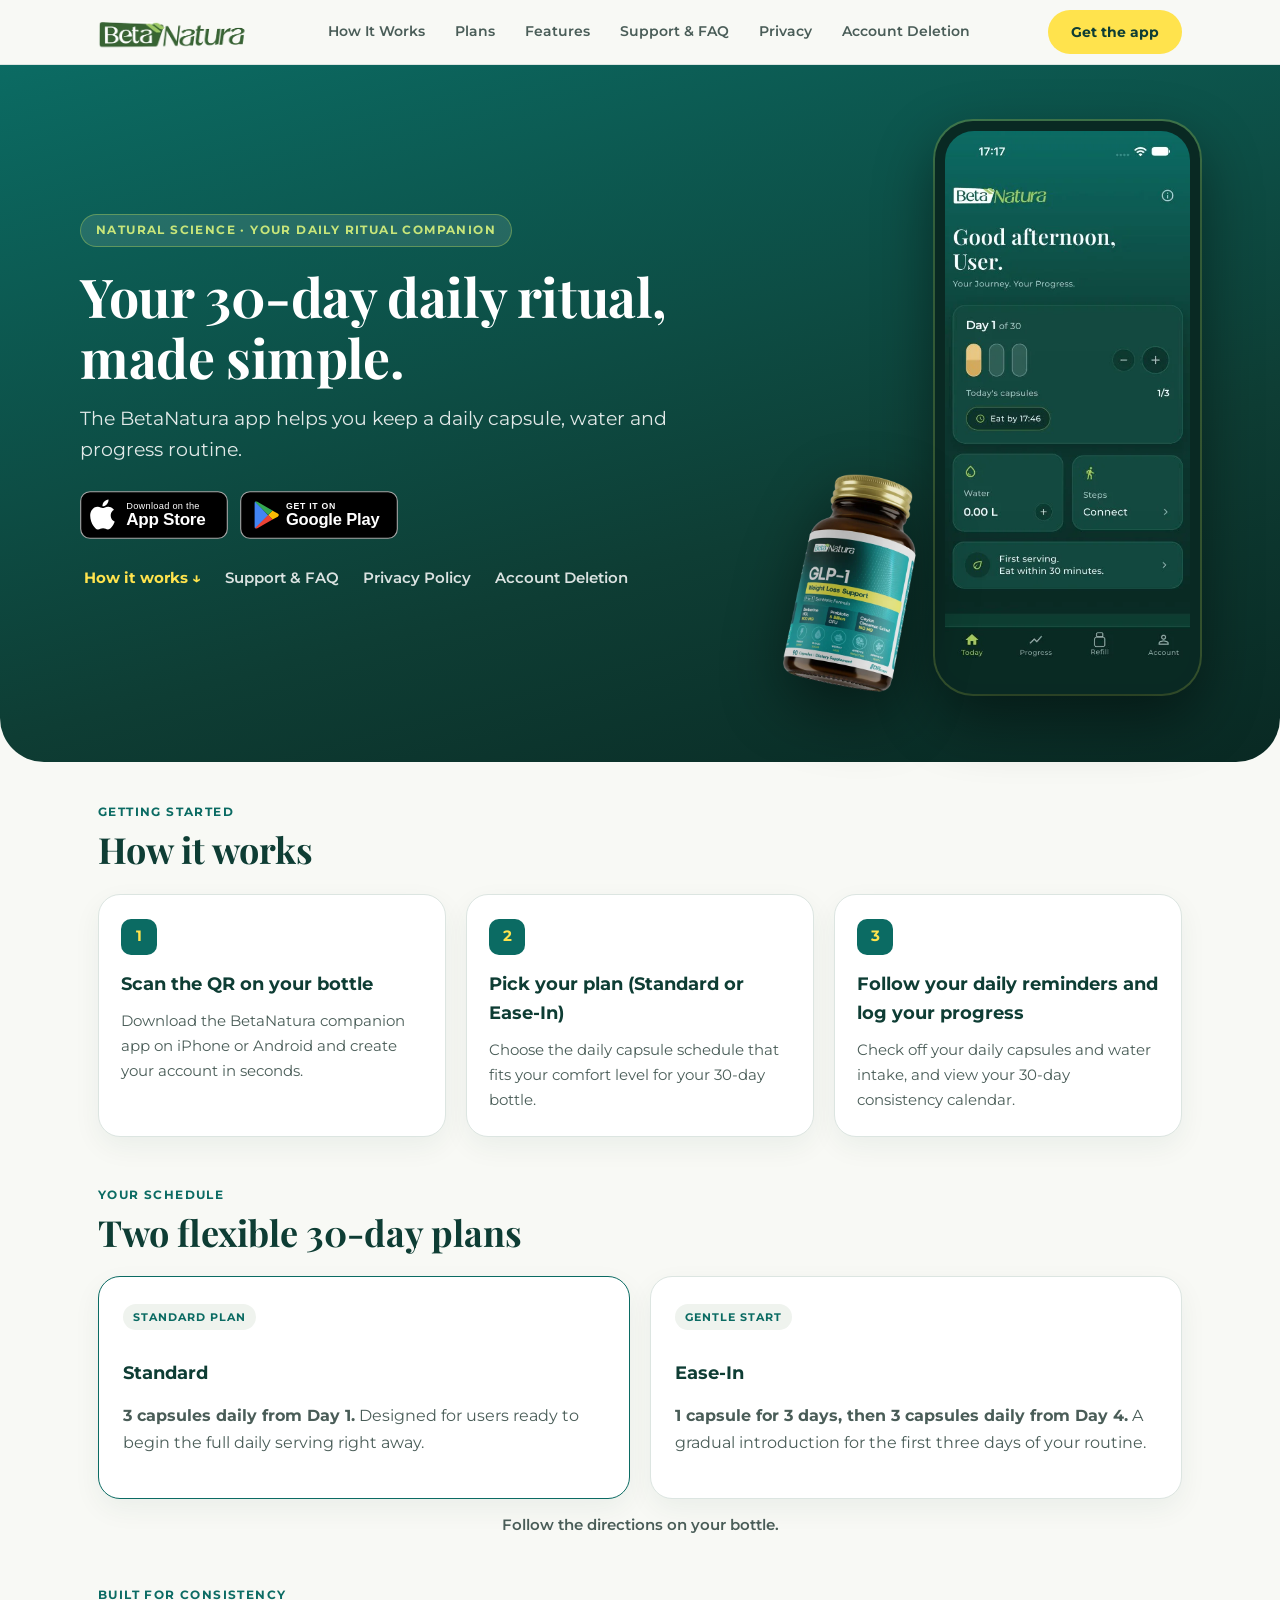
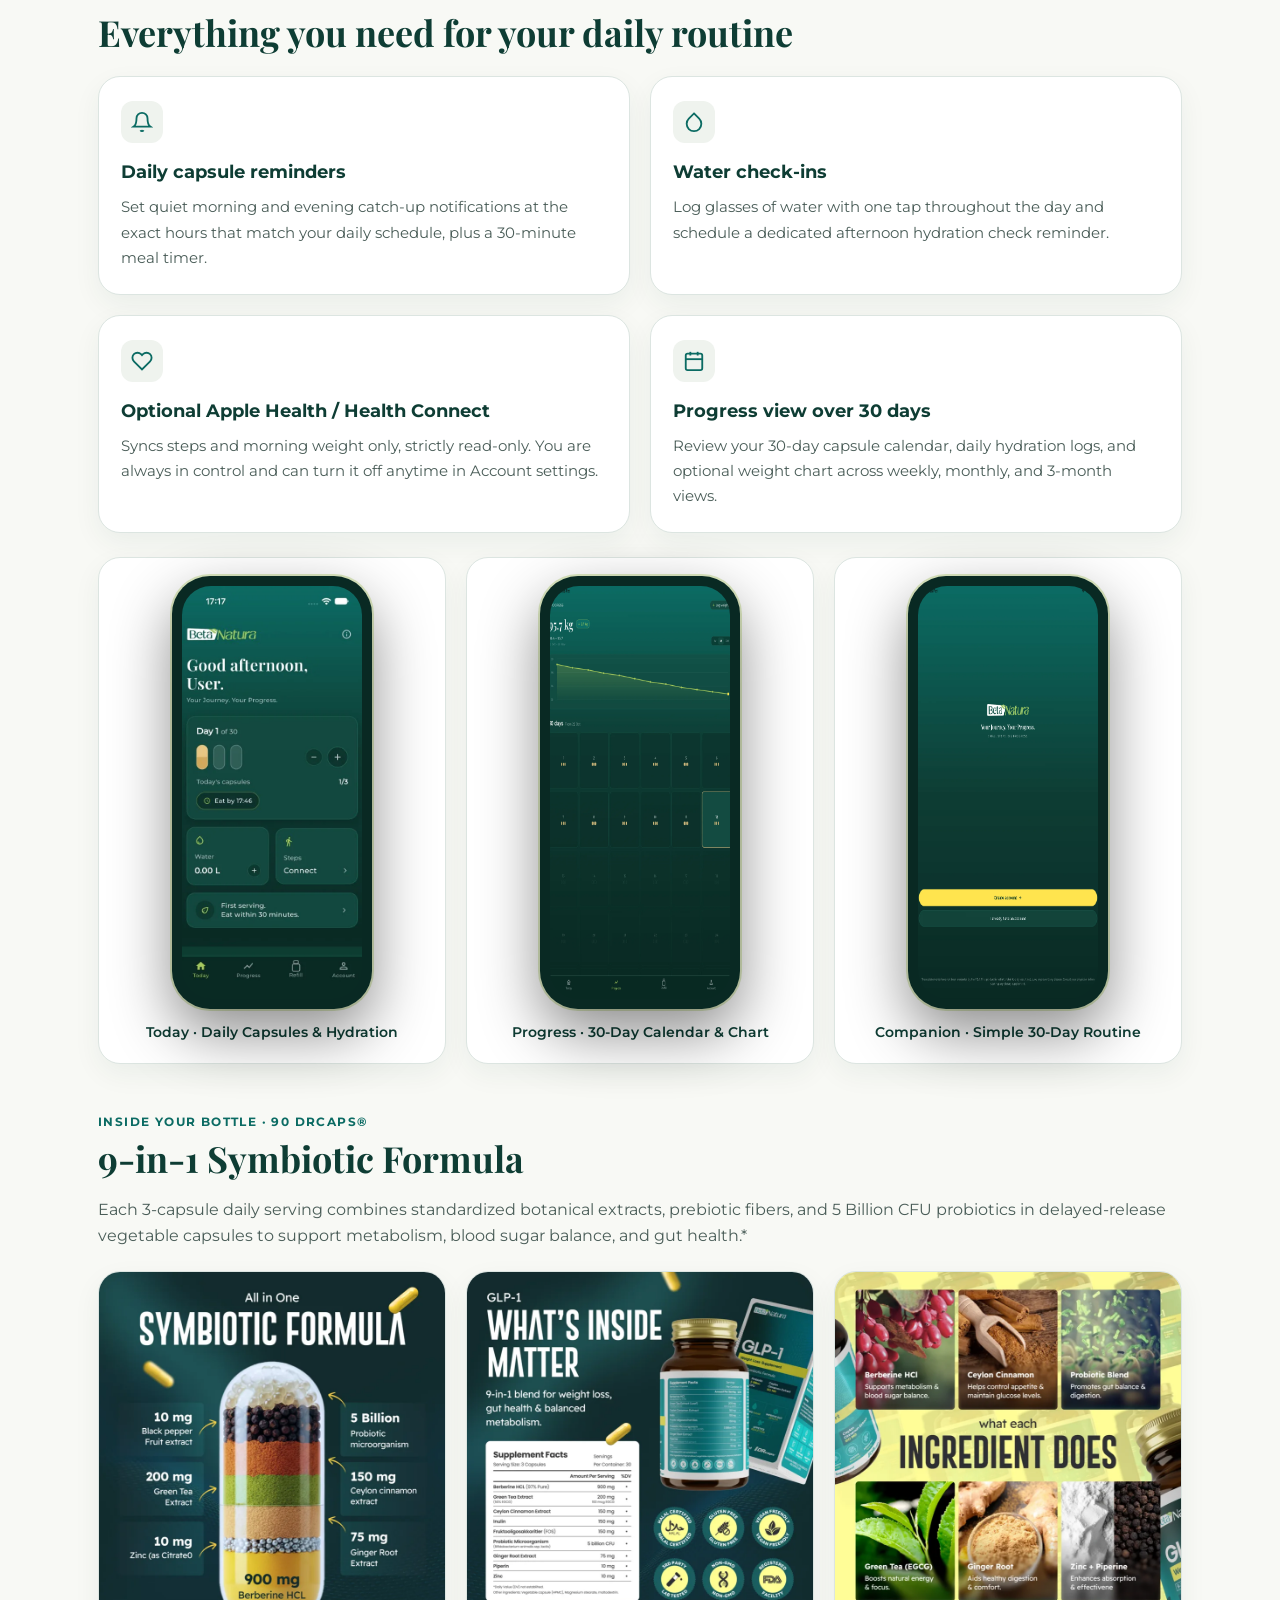
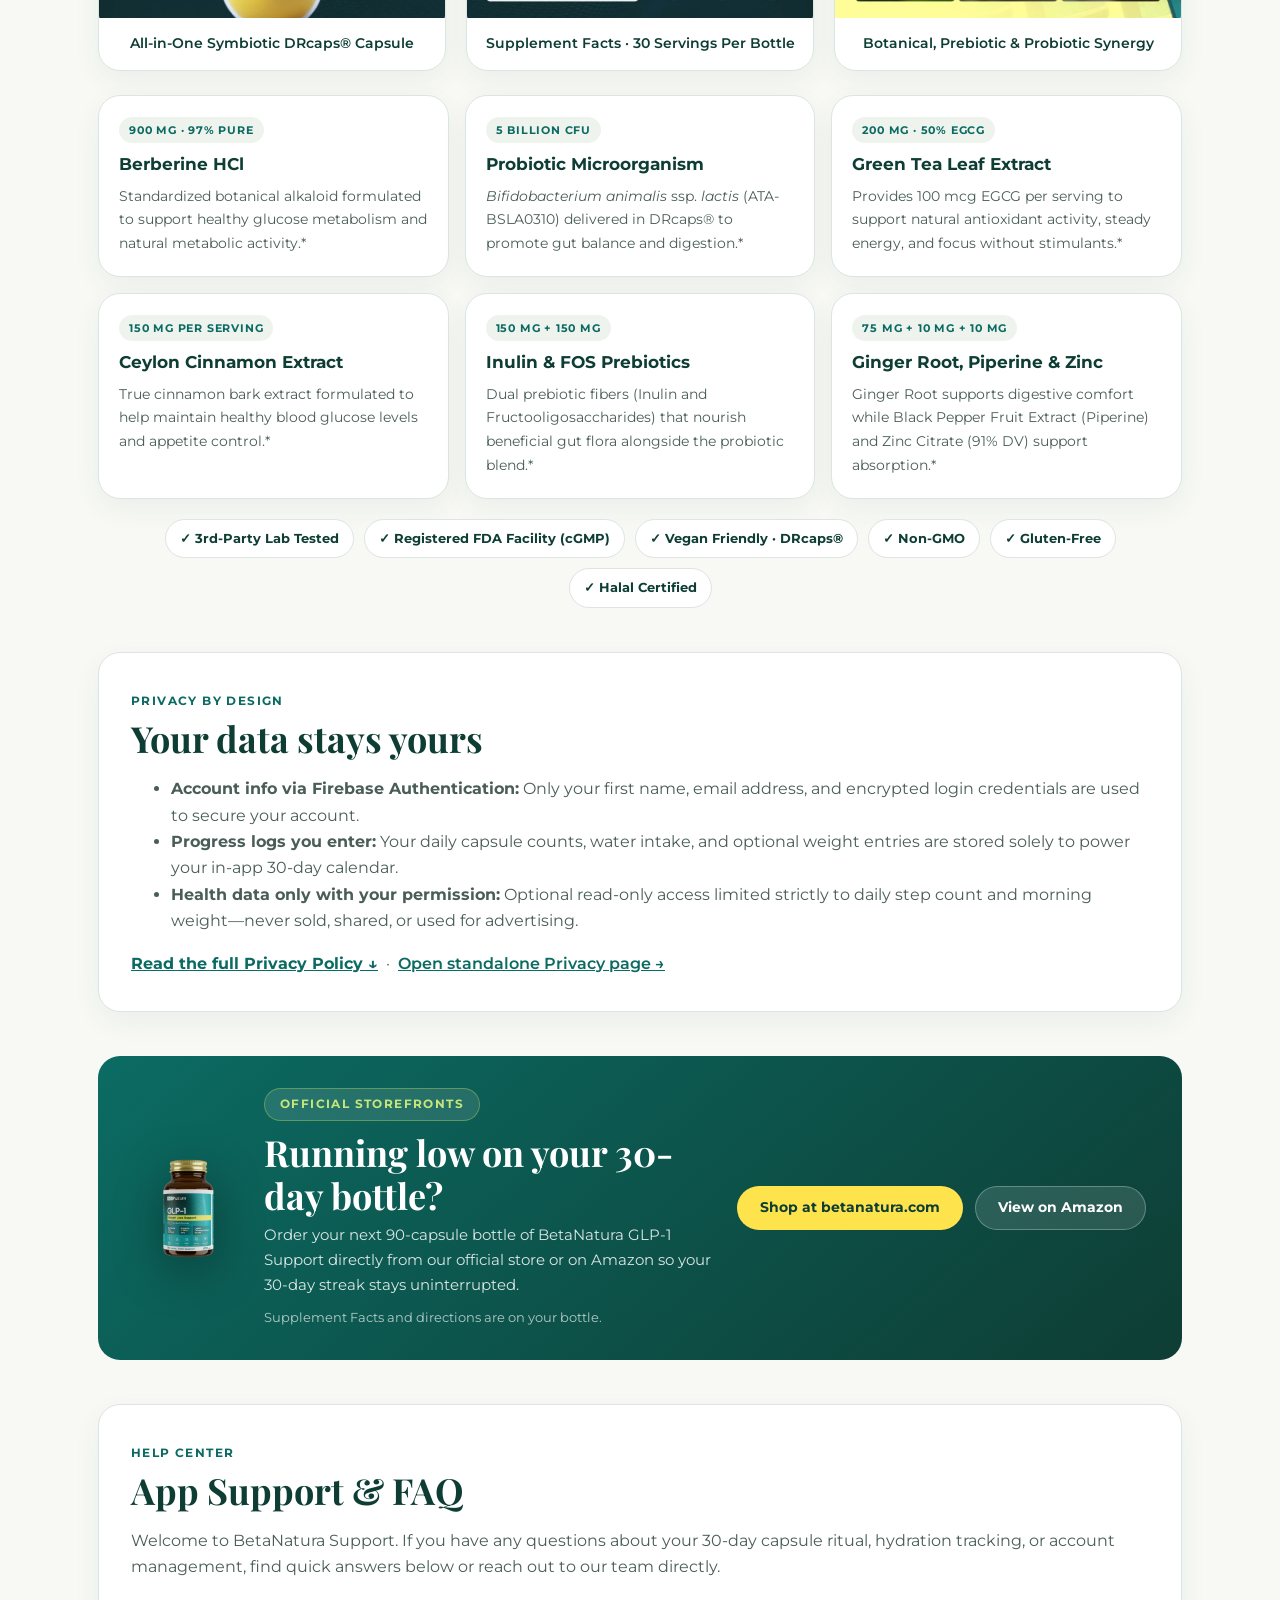
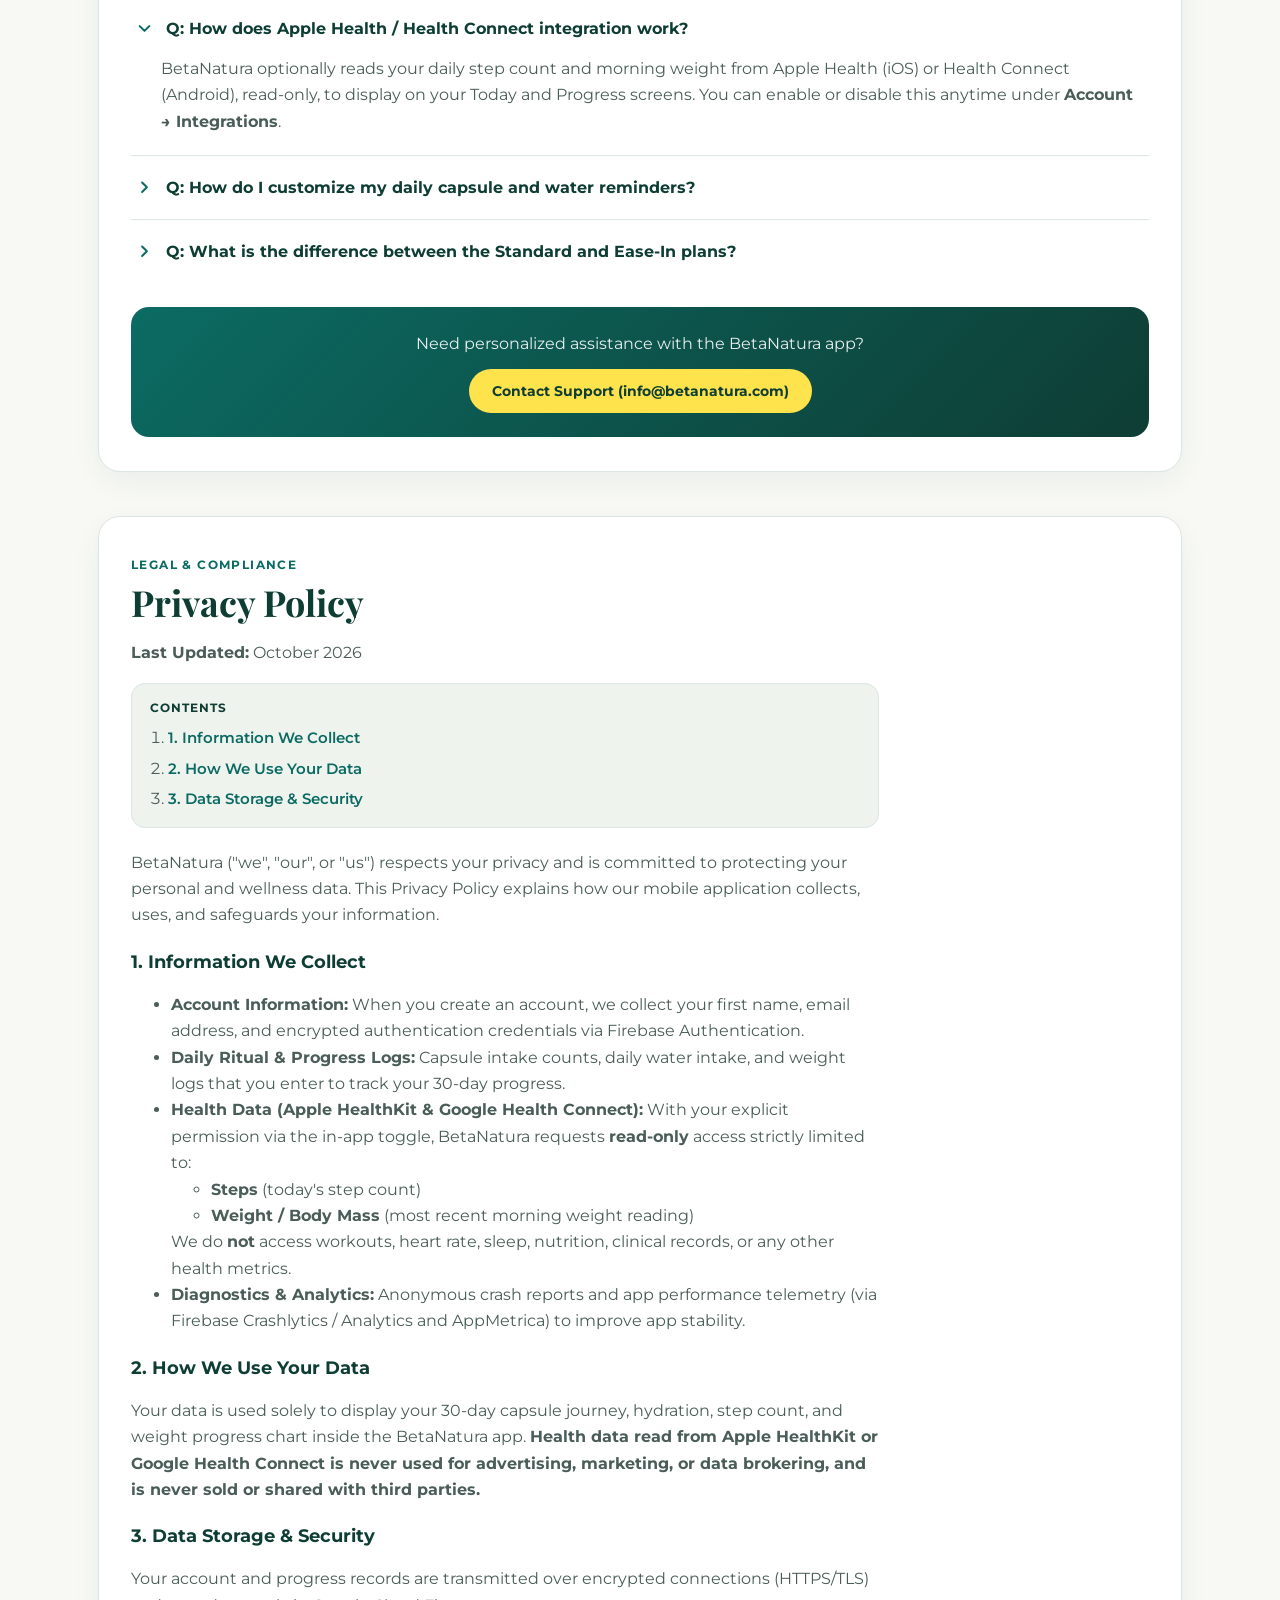
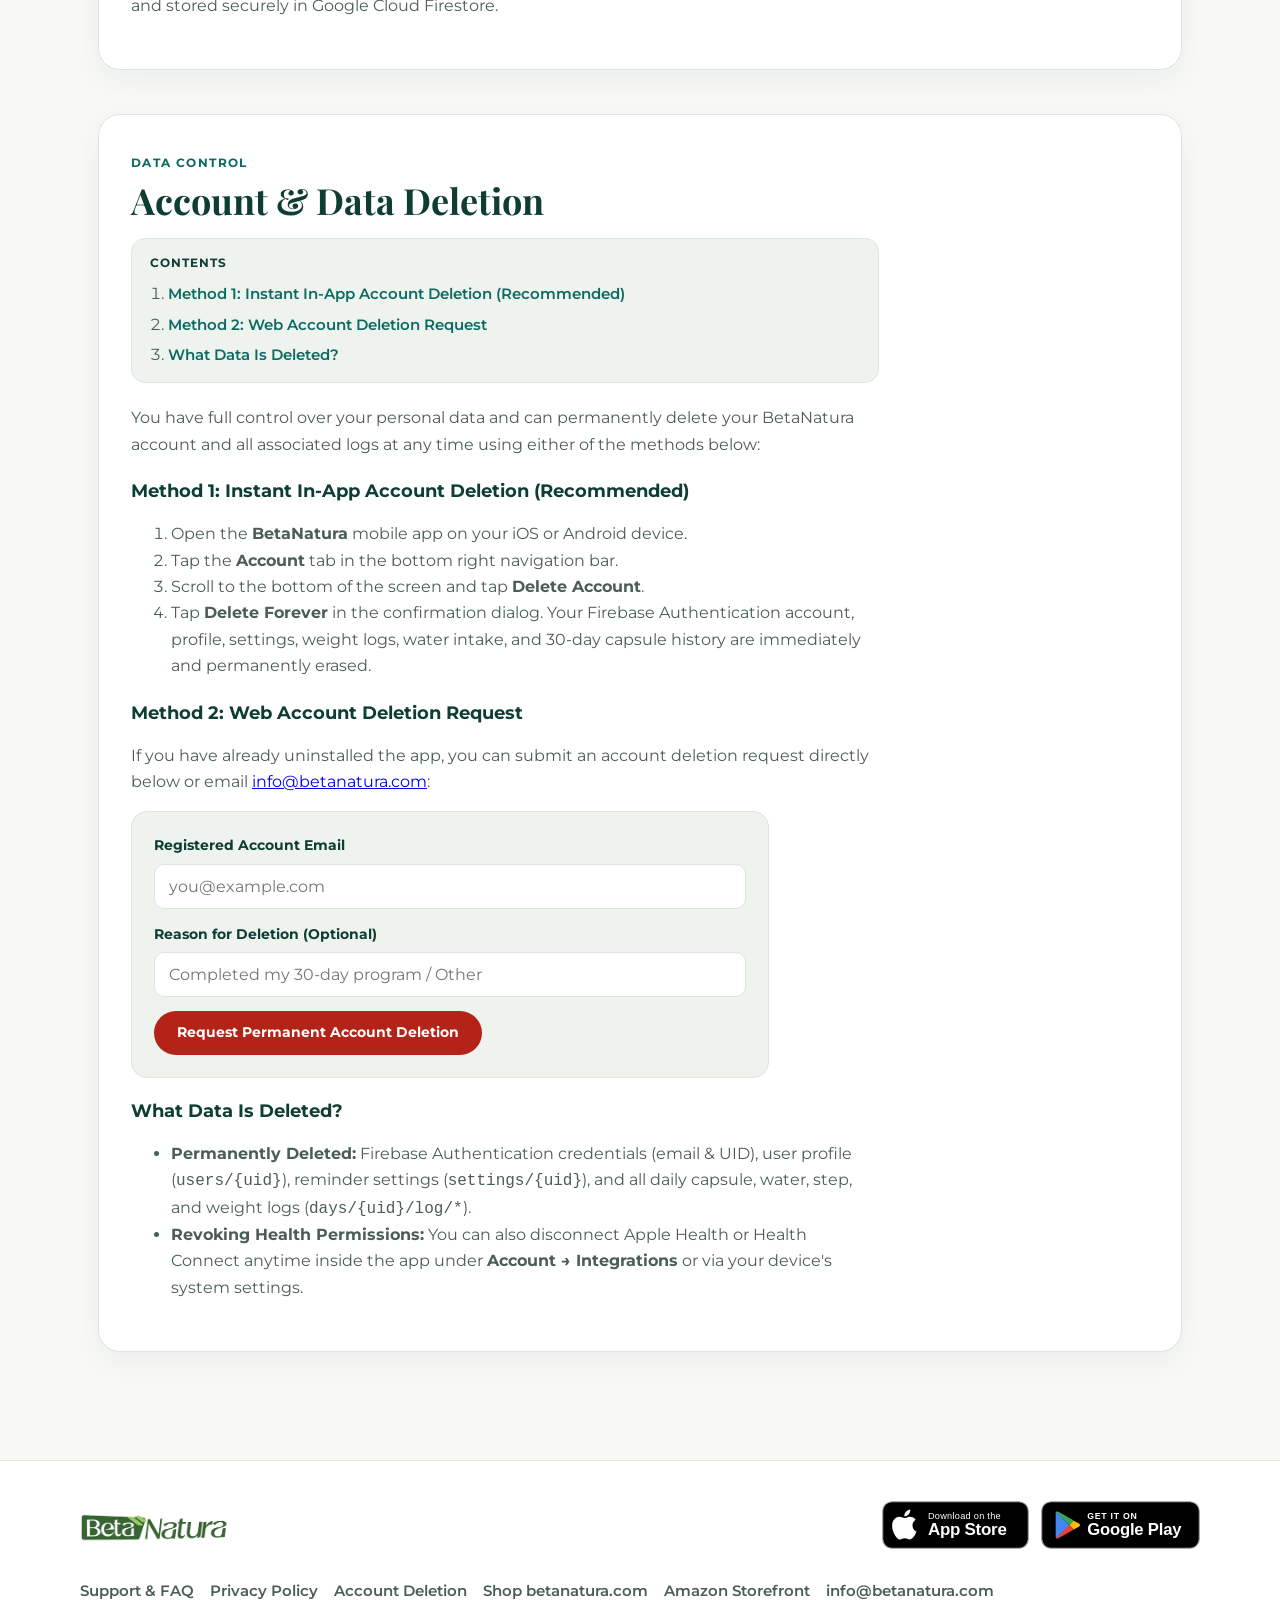
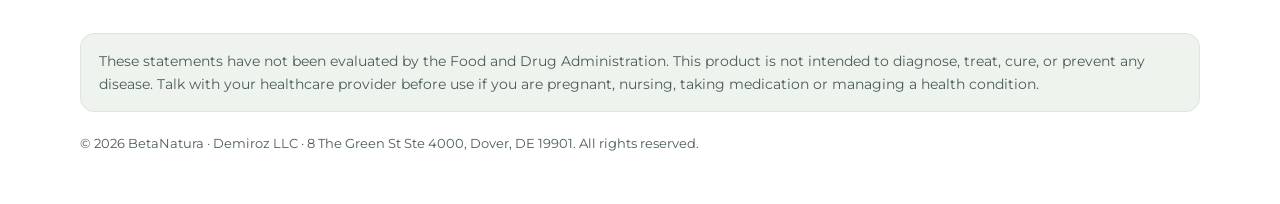
<file: index.html>
<!DOCTYPE html>
<html lang="en">
<head>
  <meta charset="UTF-8">
  <meta name="viewport" content="width=device-width, initial-scale=1.0">
  <meta name="color-scheme" content="light dark">
  <title>BetaNatura — Your 30-Day Daily Ritual Companion</title>
  <meta name="description" content="The BetaNatura app helps you keep a daily capsule, water and progress routine over 30 days. Available on iPhone and Android. Official support, privacy policy and account management.">
  <link rel="canonical" href="https://betanatura.app/">

  <!-- iOS Safari Smart App Banner -->
  <meta name="apple-itunes-app" content="app-id=6828905399">

  <!-- Icons & Favicons -->
  <link rel="icon" type="image/svg+xml" href="assets/favicon.svg">
  <link rel="icon" type="image/png" sizes="32x32" href="assets/favicon-32x32.png">
  <link rel="icon" type="image/png" sizes="16x16" href="assets/favicon-16x16.png">
  <link rel="shortcut icon" href="favicon.ico">
  <link rel="apple-touch-icon" sizes="180x180" href="assets/apple-touch-icon.png">

  <!-- Open Graph & Twitter Card -->
  <meta property="og:type" content="website">
  <meta property="og:site_name" content="BetaNatura">
  <meta property="og:title" content="BetaNatura — Your 30-Day Daily Ritual, Made Simple">
  <meta property="og:description" content="The BetaNatura app helps you keep a daily capsule, water and progress routine. Download for iOS and Android.">
  <meta property="og:url" content="https://betanatura.app/">
  <meta property="og:image" content="https://betanatura.app/assets/og-image.png">
  <meta property="og:image:width" content="1200">
  <meta property="og:image:height" content="630">
  <meta name="twitter:card" content="summary_large_image">
  <meta name="twitter:title" content="BetaNatura — Your 30-Day Daily Ritual, Made Simple">
  <meta name="twitter:description" content="The BetaNatura app helps you keep a daily capsule, water and progress routine. Download for iOS and Android.">
  <meta name="twitter:image" content="https://betanatura.app/assets/og-image.png">

  <!-- Fonts with font-display: swap -->
  <link rel="preconnect" href="https://fonts.googleapis.com">
  <link rel="preconnect" href="https://fonts.gstatic.com" crossorigin>
  <link href="https://fonts.googleapis.com/css2?family=Montserrat:wght@400;500;600;700&family=Playfair+Display:ital,wght@0,600;0,700;1,600&display=swap" rel="stylesheet">

  <link rel="stylesheet" href="styles.css">

  <!-- JSON-LD MobileApplication Schema -->
  <script type="application/ld+json">
  {
    "@context": "https://schema.org",
    "@type": "MobileApplication",
    "name": "BetaNatura",
    "operatingSystem": "iOS, Android",
    "applicationCategory": "HealthApplication",
    "description": "The BetaNatura app helps you keep a daily capsule, water and progress routine over 30 days.",
    "url": "https://betanatura.app/",
    "installUrl": [
      "https://apps.apple.com/us/app/beta-natura/id6828905399",
      "https://play.google.com/store/apps/details?id=com.betanatura.betanatura"
    ],
    "offers": {
      "@type": "Offer",
      "price": "0",
      "priceCurrency": "USD"
    },
    "publisher": {
      "@type": "Organization",
      "name": "Demiroz LLC",
      "url": "https://www.betanatura.com"
    }
  }
  </script>
</head>
<body>
  <a href="#main-title" class="skip-link visually-hidden">Skip to main content</a>

  <!-- 1. Sticky Top Bar -->
  <header class="top-bar">
    <div class="top-bar-inner">
      <a href="/" class="wordmark-link" aria-label="BetaNatura Home">
        <picture class="brand-logo-picture"><source media="(prefers-color-scheme: dark)" srcset="assets/brand-logo-dark.webp" type="image/webp"><source media="(prefers-color-scheme: dark)" srcset="assets/brand-logo-dark.png" type="image/png"><source srcset="assets/brand-logo-light.webp" type="image/webp"><img src="assets/brand-logo-light.png" alt="BetaNatura" class="brand-logo-img" width="160" height="38"></picture>
      </a>
      <nav class="top-bar-nav" aria-label="Primary">
        <a href="#how-it-works">How It Works</a>
        <a href="#plans">Plans</a>
        <a href="#features">Features</a>
        <a href="#support">Support &amp; FAQ</a>
        <a href="#privacy">Privacy</a>
        <a href="#delete-account">Account Deletion</a>
      </nav>
      <div class="top-bar-actions">
        <a href="#get-app" id="top-get-app-btn" class="btn btn-primary">Get the app</a>
      </div>
    </div>
  </header>

  <!-- 2. Hero Section -->
  <section class="hero" id="get-app" aria-labelledby="main-title">
    <div class="hero-grid">
      <div class="hero-copy">
        <div class="brand-badge">Natural Science &middot; Your daily ritual companion</div>
        <h1 id="main-title" tabindex="-1">Your 30-day daily ritual, made simple.</h1>
        <p class="hero-sub">The BetaNatura app helps you keep a daily capsule, water and progress routine.</p>

        <div class="store-badges" data-device="desktop">
          <a href="https://apps.apple.com/us/app/beta-natura/id6828905399"
             data-config-href="APP_STORE_URL"
             class="store-badge-link badge-apple"
             target="_blank"
             rel="noopener">
            <img src="assets/badge-app-store.svg"
                 alt="Download on the App Store"
                 width="160"
                 height="52">
          </a>
          <a href="https://play.google.com/store/apps/details?id=com.betanatura.betanatura"
             data-config-href="GOOGLE_PLAY_URL"
             class="store-badge-link badge-google"
             target="_blank"
             rel="noopener">
            <img src="assets/badge-google-play.svg"
                 alt="Get it on Google Play"
                 width="172"
                 height="52">
          </a>
        </div>

        <div class="hero-secondary-links">
          <a href="#how-it-works" class="hero-link">How it works &darr;</a>
          <a href="#support" class="hero-link" style="color: rgba(255,255,255,0.85); font-weight:600;">Support &amp; FAQ</a>
          <a href="#privacy" class="hero-link" style="color: rgba(255,255,255,0.85); font-weight:600;">Privacy Policy</a>
          <a href="#delete-account" class="hero-link" style="color: rgba(255,255,255,0.85); font-weight:600;">Account Deletion</a>
        </div>
      </div>

      <div class="phone-mockup-wrap hero-visual-composite">
        <div class="hero-bottle-cutout">
          <picture>
            <source srcset="assets/bottle-hero.webp" type="image/webp">
            <img src="assets/bottle-hero.png"
                 alt="BetaNatura GLP-1 Weight Loss Support 9-in-1 Symbiotic Formula 90 DRcaps bottle"
                 width="720"
                 height="720"
                 fetchpriority="high">
          </picture>
        </div>
        <div class="phone-frame">
          <picture>
            <source srcset="assets/app-today.webp" type="image/webp">
            <img src="assets/app-today.png"
                 alt="BetaNatura Today screen showing Day 12 of 30, 3 daily capsule slots, water intake and step tracking"
                 width="1170"
                 height="2532"
                 fetchpriority="high">
          </picture>
        </div>
      </div>
    </div>
  </section>

  <main id="main-content">
    <!-- 3. How It Works (3 Steps) -->
    <section id="how-it-works" class="section-block reveal-on-scroll" aria-labelledby="how-heading">
      <div class="section-header">
        <span class="section-eyebrow">Getting Started</span>
        <h2 id="how-heading">How it works</h2>
      </div>
      <ol class="steps-grid">
        <li class="step-card">
          <span class="step-num" aria-hidden="true">1</span>
          <h3>Scan the QR on your bottle</h3>
          <p>Download the BetaNatura companion app on iPhone or Android and create your account in seconds.</p>
        </li>
        <li class="step-card">
          <span class="step-num" aria-hidden="true">2</span>
          <h3>Pick your plan (Standard or Ease-In)</h3>
          <p>Choose the daily capsule schedule that fits your comfort level for your 30-day bottle.</p>
        </li>
        <li class="step-card">
          <span class="step-num" aria-hidden="true">3</span>
          <h3>Follow your daily reminders and log your progress</h3>
          <p>Check off your daily capsules and water intake, and view your 30-day consistency calendar.</p>
        </li>
      </ol>
    </section>

    <!-- 4. Plans (Standard vs Ease-In) -->
    <section id="plans" class="section-block reveal-on-scroll" aria-labelledby="plans-heading">
      <div class="section-header">
        <span class="section-eyebrow">Your Schedule</span>
        <h2 id="plans-heading">Two flexible 30-day plans</h2>
      </div>
      <div class="plans-grid">
        <div class="plan-card plan-featured">
          <span class="plan-tag">Standard Plan</span>
          <h3>Standard</h3>
          <p><strong>3 capsules daily from Day 1.</strong> Designed for users ready to begin the full daily serving right away.</p>
        </div>
        <div class="plan-card">
          <span class="plan-tag">Gentle Start</span>
          <h3>Ease-In</h3>
          <p><strong>1 capsule for 3 days, then 3 capsules daily from Day 4.</strong> A gradual introduction for the first three days of your routine.</p>
        </div>
      </div>
      <p class="plans-note">Follow the directions on your bottle.</p>
    </section>

    <!-- 5. App Features (4 Cards) -->
    <section id="features" class="section-block reveal-on-scroll" aria-labelledby="features-heading">
      <div class="section-header">
        <span class="section-eyebrow">Built for Consistency</span>
        <h2 id="features-heading">Everything you need for your daily routine</h2>
      </div>
      <div class="features-grid">
        <div class="feature-card">
          <div class="feature-icon" aria-hidden="true">
            <svg width="22" height="22" viewBox="0 0 24 24" fill="none" stroke="currentColor" stroke-width="2"><path d="M18 8A6 6 0 0 0 6 8c0 7-3 9-3 9h18s-3-2-3-9"/><path d="M13.73 21a2 2 0 0 1-3.46 0"/></svg>
          </div>
          <h3>Daily capsule reminders</h3>
          <p>Set quiet morning and evening catch-up notifications at the exact hours that match your daily schedule, plus a 30-minute meal timer.</p>
        </div>
        <div class="feature-card">
          <div class="feature-icon" aria-hidden="true">
            <svg width="22" height="22" viewBox="0 0 24 24" fill="none" stroke="currentColor" stroke-width="2"><path d="M12 2.69l5.66 5.66a8 8 0 1 1-11.31 0z"/></svg>
          </div>
          <h3>Water check-ins</h3>
          <p>Log glasses of water with one tap throughout the day and schedule a dedicated afternoon hydration check reminder.</p>
        </div>
        <div class="feature-card">
          <div class="feature-icon" aria-hidden="true">
            <svg width="22" height="22" viewBox="0 0 24 24" fill="none" stroke="currentColor" stroke-width="2"><path d="M20.84 4.61a5.5 5.5 0 0 0-7.78 0L12 5.67l-1.06-1.06a5.5 5.5 0 0 0-7.78 7.78l1.06 1.06L12 21.23l7.78-7.78 1.06-1.06a5.5 5.5 0 0 0 0-7.78z"/></svg>
          </div>
          <h3>Optional Apple Health / Health Connect</h3>
          <p>Syncs steps and morning weight only, strictly read-only. You are always in control and can turn it off anytime in Account settings.</p>
        </div>
        <div class="feature-card">
          <div class="feature-icon" aria-hidden="true">
            <svg width="22" height="22" viewBox="0 0 24 24" fill="none" stroke="currentColor" stroke-width="2"><rect x="3" y="4" width="18" height="18" rx="2" ry="2"/><line x1="16" y1="2" x2="16" y2="6"/><line x1="8" y1="2" x2="8" y2="6"/><line x1="3" y1="10" x2="21" y2="10"/></svg>
          </div>
          <h3>Progress view over 30 days</h3>
          <p>Review your 30-day capsule calendar, daily hydration logs, and optional weight chart across weekly, monthly, and 3-month views.</p>
        </div>
      </div>

      <div class="screenshots-strip">
        <div class="shot-card">
          <div class="phone-frame">
            <picture>
              <source srcset="assets/app-today.webp" type="image/webp">
              <img src="assets/app-today.png" alt="Today tab showing daily capsule and water tracking" width="1170" height="2532" loading="lazy">
            </picture>
          </div>
          <p class="shot-caption">Today &middot; Daily Capsules &amp; Hydration</p>
        </div>
        <div class="shot-card">
          <div class="phone-frame">
            <picture>
              <source srcset="assets/app-progress.webp" type="image/webp">
              <img src="assets/app-progress.png" alt="Progress tab showing 30-day calendar and weight chart" width="1170" height="2532" loading="lazy">
            </picture>
          </div>
          <p class="shot-caption">Progress &middot; 30-Day Calendar &amp; Chart</p>
        </div>
        <div class="shot-card">
          <div class="phone-frame">
            <picture>
              <source srcset="assets/app-refill.webp" type="image/webp">
              <img src="assets/app-refill.png" alt="Welcome and bottle progress view" width="1170" height="2532" loading="lazy">
            </picture>
          </div>
          <p class="shot-caption">Companion &middot; Simple 30-Day Routine</p>
        </div>
      </div>
    </section>

    <!-- 5B. Inside Your Bottle: 9-in-1 Symbiotic Formula -->
    <section id="inside-bottle" class="section-block reveal-on-scroll" aria-labelledby="formula-heading">
      <div class="section-header">
        <span class="section-eyebrow">Inside Your Bottle &middot; 90 DRcaps&reg;</span>
        <h2 id="formula-heading">9-in-1 Symbiotic Formula</h2>
        <p>Each 3-capsule daily serving combines standardized botanical extracts, prebiotic fibers, and 5 Billion CFU probiotics in delayed-release vegetable capsules to support metabolism, blood sugar balance, and gut health.*</p>
      </div>

      <div class="studio-gallery">
        <div class="studio-card">
          <picture>
            <source srcset="assets/symbiotic-capsule.webp" type="image/webp">
            <img src="assets/symbiotic-capsule.png" alt="All-in-One 9-in-1 Symbiotic Formula capsule layers showing Berberine HCl, Probiotics, Green Tea, Ceylon Cinnamon, Ginger Root, Zinc and Black Pepper" width="792" height="800" loading="lazy">
          </picture>
          <p class="studio-card-caption">All-in-One Symbiotic DRcaps&reg; Capsule</p>
        </div>
        <div class="studio-card">
          <picture>
            <source srcset="assets/supplement-facts-card.webp" type="image/webp">
            <img src="assets/supplement-facts-card.png" alt="BetaNatura GLP-1 Supplement Facts panel and quality certifications" width="792" height="800" loading="lazy">
          </picture>
          <p class="studio-card-caption">Supplement Facts &middot; 30 Servings Per Bottle</p>
        </div>
        <div class="studio-card">
          <picture>
            <source srcset="assets/ingredients-grid.webp" type="image/webp">
            <img src="assets/ingredients-grid.png" alt="What each ingredient does: Berberine HCl, Ceylon Cinnamon, Probiotic Blend, Green Tea EGCG, Ginger Root, and Zinc + Piperine" width="792" height="800" loading="lazy">
          </picture>
          <p class="studio-card-caption">Botanical, Prebiotic &amp; Probiotic Synergy</p>
        </div>
      </div>

      <div class="formula-grid">
        <div class="formula-card">
          <span class="formula-dose">900 mg &middot; 97% Pure</span>
          <h3>Berberine HCl</h3>
          <p>Standardized botanical alkaloid formulated to support healthy glucose metabolism and natural metabolic activity.*</p>
        </div>
        <div class="formula-card">
          <span class="formula-dose">5 Billion CFU</span>
          <h3>Probiotic Microorganism</h3>
          <p><em>Bifidobacterium animalis</em> ssp. <em>lactis</em> (ATA-BSLA0310) delivered in DRcaps&reg; to promote gut balance and digestion.*</p>
        </div>
        <div class="formula-card">
          <span class="formula-dose">200 mg &middot; 50% EGCG</span>
          <h3>Green Tea Leaf Extract</h3>
          <p>Provides 100 mcg EGCG per serving to support natural antioxidant activity, steady energy, and focus without stimulants.*</p>
        </div>
        <div class="formula-card">
          <span class="formula-dose">150 mg Per Serving</span>
          <h3>Ceylon Cinnamon Extract</h3>
          <p>True cinnamon bark extract formulated to help maintain healthy blood glucose levels and appetite control.*</p>
        </div>
        <div class="formula-card">
          <span class="formula-dose">150 mg + 150 mg</span>
          <h3>Inulin &amp; FOS Prebiotics</h3>
          <p>Dual prebiotic fibers (Inulin and Fructooligosaccharides) that nourish beneficial gut flora alongside the probiotic blend.*</p>
        </div>
        <div class="formula-card">
          <span class="formula-dose">75 mg + 10 mg + 10 mg</span>
          <h3>Ginger Root, Piperine &amp; Zinc</h3>
          <p>Ginger Root supports digestive comfort while Black Pepper Fruit Extract (Piperine) and Zinc Citrate (91% DV) support absorption.*</p>
        </div>
      </div>

      <div class="cert-pills" aria-label="Product quality certifications">
        <span class="cert-pill">&#10003; 3rd-Party Lab Tested</span>
        <span class="cert-pill">&#10003; Registered FDA Facility (cGMP)</span>
        <span class="cert-pill">&#10003; Vegan Friendly &middot; DRcaps&reg;</span>
        <span class="cert-pill">&#10003; Non-GMO</span>
        <span class="cert-pill">&#10003; Gluten-Free</span>
        <span class="cert-pill">&#10003; Halal Certified</span>
      </div>
    </section>

    <!-- 6. Your Data (Short Summary) -->
    <section id="your-data" class="section-block reveal-on-scroll" aria-labelledby="data-heading">
      <div class="card">
        <span class="section-eyebrow">Privacy by Design</span>
        <h2 id="data-heading">Your data stays yours</h2>
        <ul>
          <li><strong>Account info via Firebase Authentication:</strong> Only your first name, email address, and encrypted login credentials are used to secure your account.</li>
          <li><strong>Progress logs you enter:</strong> Your daily capsule counts, water intake, and optional weight entries are stored solely to power your in-app 30-day calendar.</li>
          <li><strong>Health data only with your permission:</strong> Optional read-only access limited strictly to daily step count and morning weight—never sold, shared, or used for advertising.</li>
        </ul>
        <p style="margin-bottom:0;">
          <a href="#privacy" style="color: var(--brand-accent); font-weight:700;">Read the full Privacy Policy &darr;</a>
          &nbsp;&middot;&nbsp;
          <a href="/privacy/" style="color: var(--brand-accent); font-weight:600;">Open standalone Privacy page &rarr;</a>
        </p>
      </div>
    </section>

    <!-- 7. About the Capsules (Compact Band) -->
    <section id="about-capsules" class="section-block reveal-on-scroll" aria-labelledby="capsules-heading">
      <div class="capsules-band">
        <div class="capsules-band-media">
          <div class="capsules-band-bottle">
            <picture>
              <source srcset="assets/bottle-front.webp" type="image/webp">
              <img src="assets/bottle-front.png" alt="BetaNatura GLP-1 Support 90-capsule bottle with DRcaps capsules" width="713" height="720" loading="lazy">
            </picture>
          </div>
          <div>
            <span class="brand-badge" style="margin-bottom:10px;">Official Storefronts</span>
            <h2 id="capsules-heading">Running low on your 30-day bottle?</h2>
            <p>Order your next 90-capsule bottle of <span data-config-text="PRODUCT_NAME">BetaNatura GLP-1 Support</span> directly from our official store or on Amazon so your 30-day streak stays uninterrupted.</p>
            <p style="font-size:0.84rem; opacity:0.8; margin-top:8px;">Supplement Facts and directions are on your bottle.</p>
          </div>
        </div>
        <div class="capsules-band-actions">
          <a href="https://www.betanatura.com" data-config-href="SHOP_URL" target="_blank" rel="noopener" class="btn btn-primary">Shop at betanatura.com</a>
          <a href="https://www.amazon.com/dp/B07PJW4RJH" data-config-href="AMAZON_URL" target="_blank" rel="noopener" class="btn btn-secondary">View on Amazon</a>
        </div>
      </div>
    </section>

    <!-- 8. Support & FAQ Accordion -->
    <section id="support" class="section-block reveal-on-scroll" aria-labelledby="support-heading">
      <div class="card accordion">
        <span class="section-eyebrow">Help Center</span>
        <h2 id="support-heading">App Support &amp; FAQ</h2>
        <p>Welcome to BetaNatura Support. If you have any questions about your 30-day capsule ritual, hydration tracking, or account management, find quick answers below or reach out to our team directly.</p>

        <details open>
          <summary>Q: How does Apple Health / Health Connect integration work?</summary>
          <div class="faq-answer">
            <p>BetaNatura optionally reads your daily step count and morning weight from Apple Health (iOS) or Health Connect (Android), read-only, to display on your Today and Progress screens. You can enable or disable this anytime under <strong>Account &rarr; Integrations</strong>.</p>
          </div>
        </details>

        <details>
          <summary>Q: How do I customize my daily capsule and water reminders?</summary>
          <div class="faq-answer">
            <p>Open the <strong>Account</strong> tab, enable <strong>Reminders</strong>, and tap on Capsules, Evening Catch-up, or Water Check times to choose the exact hour that fits your routine.</p>
          </div>
        </details>

        <details>
          <summary>Q: What is the difference between the Standard and Ease-In plans?</summary>
          <div class="faq-answer">
            <p>The <strong>Standard</strong> plan schedules 3 capsules daily from Day 1. The <strong>Ease-In</strong> plan starts with 1 capsule daily for the first 3 days and transitions to 3 capsules daily from Day 4 onward.</p>
          </div>
        </details>

        <div class="contact-box">
          <p>Need personalized assistance with the BetaNatura app?</p>
          <a href="mailto:info@betanatura.com" data-config-email="button" class="btn btn-primary">Contact Support (info@betanatura.com)</a>
        </div>
      </div>
    </section>

    <!-- 9. Optional Newsletter (Hidden by default behind ENABLE_EMAIL_CAPTURE = false) -->
    <section id="newsletter" class="section-block" aria-labelledby="newsletter-heading" hidden>
      <div class="card">
        <span class="section-eyebrow">Updates</span>
        <h2 id="newsletter-heading">Routine tips &amp; refill reminders</h2>
        <p>Sign up to receive occasional product updates from BetaNatura. You can unsubscribe at any time.</p>
        <form id="newsletter-form" class="bn-form" action="#">
          <div class="form-field">
            <label for="newsletter-email" class="form-label">Email Address</label>
            <input id="newsletter-email" name="email" type="email" autocomplete="email" required placeholder="you@example.com" class="form-input">
          </div>
          <div class="form-field" style="display:flex; align-items:flex-start; gap:10px;">
            <input id="newsletter-consent" name="consent" type="checkbox" required style="min-block-size:20px; margin-top:4px;">
            <label for="newsletter-consent" style="font-size:0.88rem; color:var(--text-secondary);">I agree to receive email updates from BetaNatura in accordance with the Privacy Policy.</label>
          </div>
          <button type="submit" class="btn btn-primary">Subscribe</button>
          <p id="newsletter-status" class="form-status" role="status" aria-live="polite" hidden>Thank you for subscribing.</p>
        </form>
      </div>
    </section>

    <!-- 10A. Privacy Policy (Verbatim Legal Text, Restyled with Table of Contents) -->
    <section id="privacy" class="section-block reveal-on-scroll" aria-labelledby="privacy-heading">
      <div class="card legal-card">
        <div class="legal-prose">
          <span class="section-eyebrow">Legal &amp; Compliance</span>
          <h2 id="privacy-heading">Privacy Policy</h2>
          <p><strong>Last Updated:</strong> October 2026</p>

          <nav class="legal-toc" aria-label="Privacy Policy table of contents">
            <p class="legal-toc-title">Contents</p>
            <ol>
              <li><a href="#privacy-collect">1. Information We Collect</a></li>
              <li><a href="#privacy-use">2. How We Use Your Data</a></li>
              <li><a href="#privacy-storage">3. Data Storage &amp; Security</a></li>
            </ol>
          </nav>

          <p>BetaNatura ("we", "our", or "us") respects your privacy and is committed to protecting your personal and wellness data. This Privacy Policy explains how our mobile application collects, uses, and safeguards your information.</p>

          <h3 id="privacy-collect">1. Information We Collect</h3>
          <ul>
            <li><strong>Account Information:</strong> When you create an account, we collect your first name, email address, and encrypted authentication credentials via Firebase Authentication.</li>
            <li><strong>Daily Ritual &amp; Progress Logs:</strong> Capsule intake counts, daily water intake, and weight logs that you enter to track your 30-day progress.</li>
            <li><strong>Health Data (Apple HealthKit &amp; Google Health Connect):</strong> With your explicit permission via the in-app toggle, BetaNatura requests <strong>read-only</strong> access strictly limited to:
              <ul>
                <li><strong>Steps</strong> (today's step count)</li>
                <li><strong>Weight / Body Mass</strong> (most recent morning weight reading)</li>
              </ul>
              We do <strong>not</strong> access workouts, heart rate, sleep, nutrition, clinical records, or any other health metrics.
            </li>
            <li><strong>Diagnostics &amp; Analytics:</strong> Anonymous crash reports and app performance telemetry (via Firebase Crashlytics / Analytics and AppMetrica) to improve app stability.</li>
          </ul>

          <h3 id="privacy-use">2. How We Use Your Data</h3>
          <p>Your data is used solely to display your 30-day capsule journey, hydration, step count, and weight progress chart inside the BetaNatura app. <strong>Health data read from Apple HealthKit or Google Health Connect is never used for advertising, marketing, or data brokering, and is never sold or shared with third parties.</strong></p>

          <h3 id="privacy-storage">3. Data Storage &amp; Security</h3>
          <p>Your account and progress records are transmitted over encrypted connections (HTTPS/TLS) and stored securely in Google Cloud Firestore.</p>
        </div>
      </div>
    </section>

    <!-- 10B. Account & Data Deletion (Verbatim Legal Text, Restyled with Table of Contents) -->
    <section id="delete-account" class="section-block reveal-on-scroll" aria-labelledby="delete-heading">
      <div class="card legal-card">
        <div class="legal-prose">
          <span class="section-eyebrow">Data Control</span>
          <h2 id="delete-heading">Account &amp; Data Deletion</h2>

          <nav class="legal-toc" aria-label="Account Deletion table of contents">
            <p class="legal-toc-title">Contents</p>
            <ol>
              <li><a href="#del-method-1">Method 1: Instant In-App Account Deletion (Recommended)</a></li>
              <li><a href="#del-method-2">Method 2: Web Account Deletion Request</a></li>
              <li><a href="#del-what">What Data Is Deleted?</a></li>
            </ol>
          </nav>

          <p>You have full control over your personal data and can permanently delete your BetaNatura account and all associated logs at any time using either of the methods below:</p>

          <h3 id="del-method-1">Method 1: Instant In-App Account Deletion (Recommended)</h3>
          <ol>
            <li>Open the <strong>BetaNatura</strong> mobile app on your iOS or Android device.</li>
            <li>Tap the <strong>Account</strong> tab in the bottom right navigation bar.</li>
            <li>Scroll to the bottom of the screen and tap <strong>Delete Account</strong>.</li>
            <li>Tap <strong>Delete Forever</strong> in the confirmation dialog. Your Firebase Authentication account, profile, settings, weight logs, water intake, and 30-day capsule history are immediately and permanently erased.</li>
          </ol>

          <h3 id="del-method-2">Method 2: Web Account Deletion Request</h3>
          <p>If you have already uninstalled the app, you can submit an account deletion request directly below or email <a href="mailto:info@betanatura.com" data-config-email="text">info@betanatura.com</a>:</p>
          <form id="delete-account-form" class="bn-form">
            <div class="form-field">
              <label for="del-email" class="form-label">Registered Account Email</label>
              <input id="del-email" name="email" type="email" autocomplete="email" required placeholder="you@example.com" class="form-input">
            </div>
            <div class="form-field">
              <label for="del-reason" class="form-label">Reason for Deletion (Optional)</label>
              <input id="del-reason" name="reason" type="text" placeholder="Completed my 30-day program / Other" class="form-input">
            </div>
            <button type="submit" class="btn btn-danger">Request Permanent Account Deletion</button>
            <p id="del-msg" class="form-status" role="status" aria-live="polite" style="display:none;">✓ Your deletion request has been queued. All account credentials, settings, and daily logs associated with this email will be permanently erased within 24 hours.</p>
          </form>

          <h3 id="del-what">What Data Is Deleted?</h3>
          <ul>
            <li><strong>Permanently Deleted:</strong> Firebase Authentication credentials (email &amp; UID), user profile (<code>users/{uid}</code>), reminder settings (<code>settings/{uid}</code>), and all daily capsule, water, step, and weight logs (<code>days/{uid}/log/*</code>).</li>
            <li><strong>Revoking Health Permissions:</strong> You can also disconnect Apple Health or Health Connect anytime inside the app under <strong>Account &rarr; Integrations</strong> or via your device's system settings.</li>
          </ul>
        </div>
      </div>
    </section>
  </main>

  <!-- 11. Footer -->
  <footer class="site-footer">
    <div class="footer-inner">
      <div class="footer-top">
        <a href="/" class="wordmark-link" aria-label="BetaNatura Home">
          <picture class="brand-logo-picture"><source media="(prefers-color-scheme: dark)" srcset="assets/brand-logo-dark.webp" type="image/webp"><source media="(prefers-color-scheme: dark)" srcset="assets/brand-logo-dark.png" type="image/png"><source srcset="assets/brand-logo-light.webp" type="image/webp"><img src="assets/brand-logo-light.png" alt="BetaNatura" class="brand-logo-img" width="160" height="38"></picture>
        </a>
        <div class="store-badges" data-device="desktop" style="margin-bottom:0;">
          <a href="https://apps.apple.com/us/app/beta-natura/id6828905399"
             data-config-href="APP_STORE_URL"
             class="store-badge-link badge-apple"
             target="_blank"
             rel="noopener">
            <img src="assets/badge-app-store.svg" alt="Download on the App Store" width="144" height="47" loading="lazy">
          </a>
          <a href="https://play.google.com/store/apps/details?id=com.betanatura.betanatura"
             data-config-href="GOOGLE_PLAY_URL"
             class="store-badge-link badge-google"
             target="_blank"
             rel="noopener">
            <img src="assets/badge-google-play.svg" alt="Get it on Google Play" width="155" height="47" loading="lazy">
          </a>
        </div>
      </div>

      <ul class="footer-links" role="list">
        <li><a href="/support/">Support &amp; FAQ</a></li>
        <li><a href="/privacy/">Privacy Policy</a></li>
        <li><a href="/delete-account/">Account Deletion</a></li>
        <li><a href="https://www.betanatura.com" data-config-href="SHOP_URL" target="_blank" rel="noopener">Shop betanatura.com</a></li>
        <li><a href="https://www.amazon.com/dp/B07PJW4RJH" data-config-href="AMAZON_URL" target="_blank" rel="noopener">Amazon Storefront</a></li>
        <li><a href="mailto:info@betanatura.com" data-config-email="text">info@betanatura.com</a></li>
      </ul>

      <p class="fda-disclaimer">These statements have not been evaluated by the Food and Drug Administration. This product is not intended to diagnose, treat, cure, or prevent any disease. Talk with your healthcare provider before use if you are pregnant, nursing, taking medication or managing a health condition.</p>

      <p class="footer-meta">&copy; 2026 BetaNatura &middot; Demiroz LLC<span data-config-text="COMPANY_ADDRESS" hidden></span>. All rights reserved.</p>
    </div>
  </footer>

  <script src="config.js"></script>
  <script src="app.js"></script>
</body>
</html>
</file>
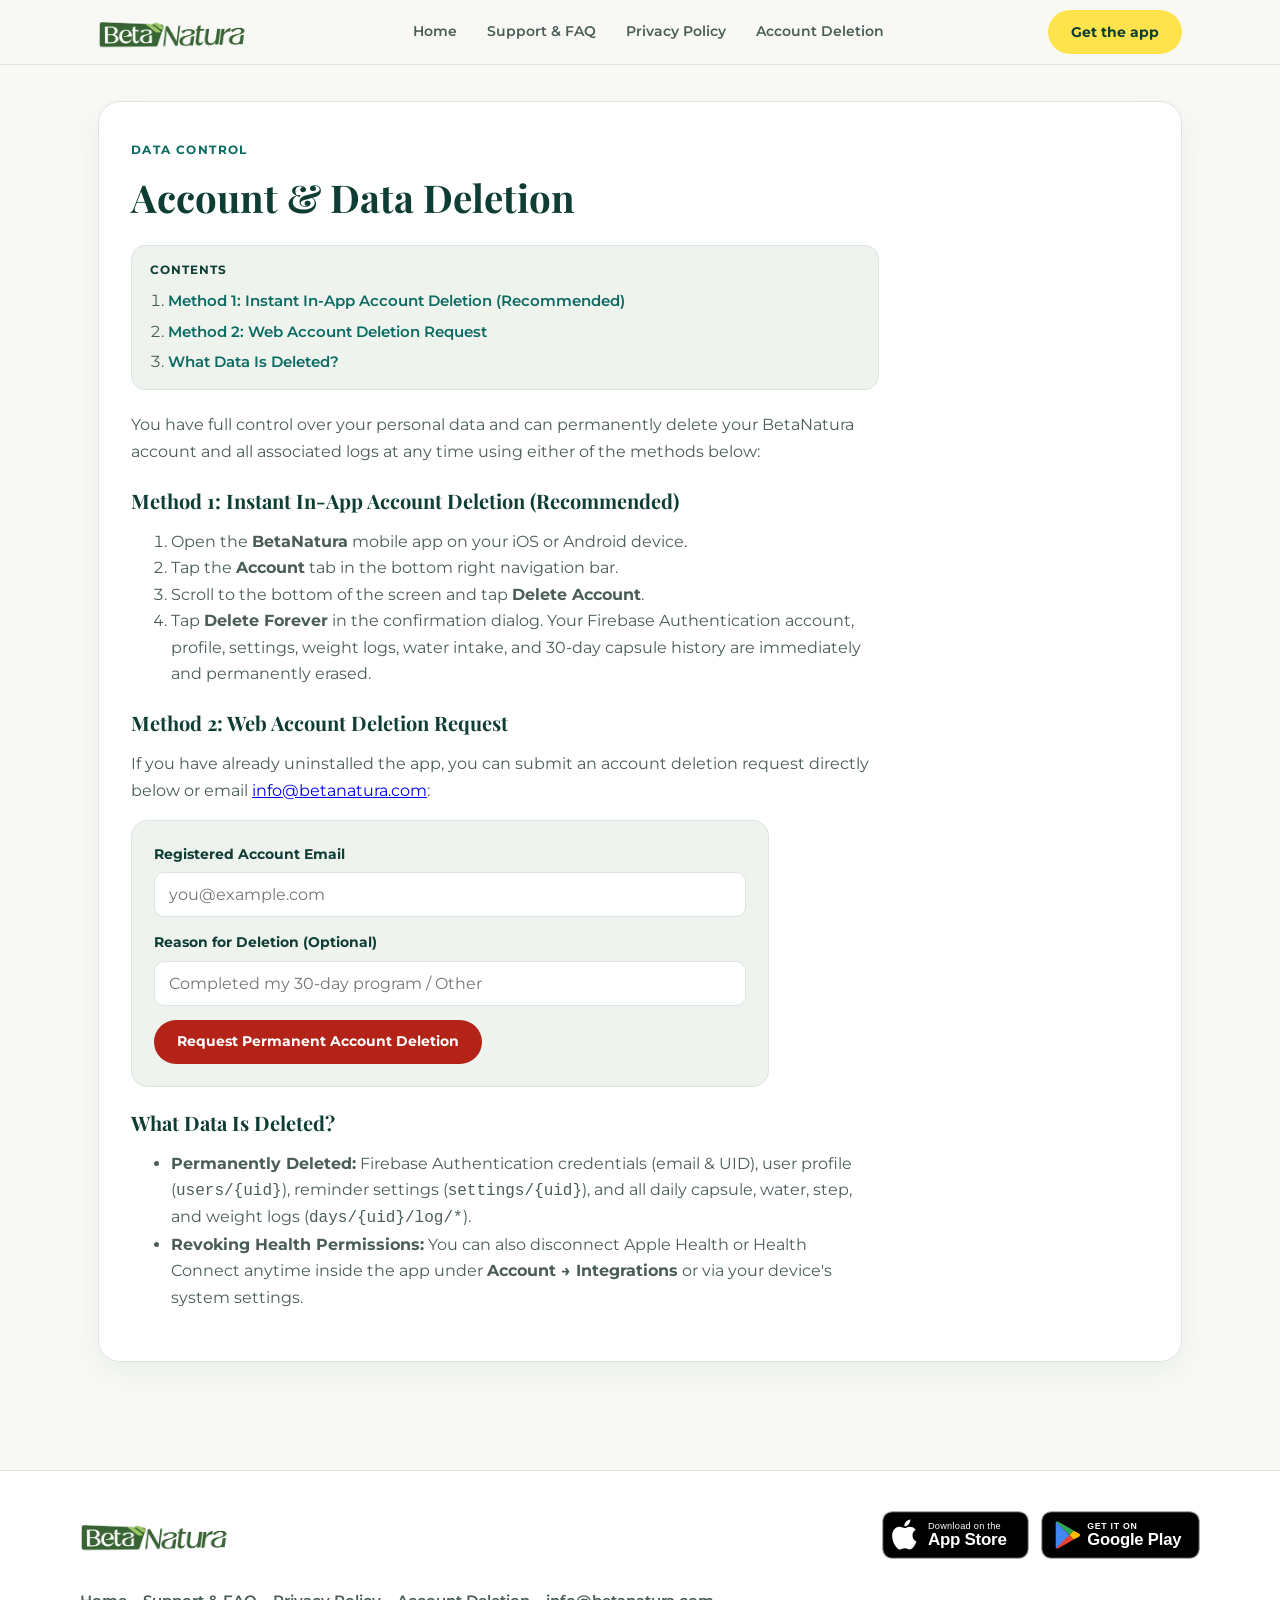
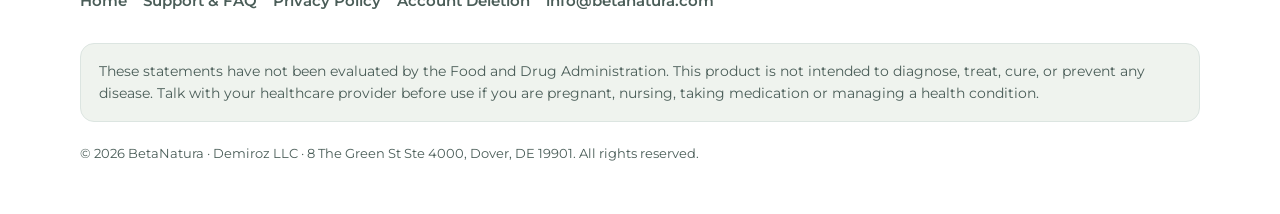
<file: delete-account/index.html>
<!DOCTYPE html>
<html lang="en">
<head>
  <meta charset="UTF-8">
  <meta name="viewport" content="width=device-width, initial-scale=1.0">
  <meta name="color-scheme" content="light dark">
  <title>Account &amp; Data Deletion | BetaNatura</title>
  <meta name="description" content="Permanently delete your BetaNatura account and associated data in-app or via our web deletion request form.">
  <link rel="canonical" href="https://betanatura.app/delete-account/">
  <meta name="apple-itunes-app" content="app-id=6828905399">
  <link rel="icon" type="image/svg+xml" href="../assets/favicon.svg">
  <link rel="icon" type="image/png" sizes="32x32" href="../assets/favicon-32x32.png">
  <link rel="icon" type="image/png" sizes="16x16" href="../assets/favicon-16x16.png">
  <link rel="shortcut icon" href="../favicon.ico">
  <link rel="apple-touch-icon" sizes="180x180" href="../assets/apple-touch-icon.png">
  <meta property="og:type" content="website">
  <meta property="og:title" content="Account &amp; Data Deletion | BetaNatura">
  <meta property="og:description" content="Permanently delete your BetaNatura account and associated data.">
  <meta property="og:url" content="https://betanatura.app/delete-account/">
  <meta property="og:image" content="https://betanatura.app/assets/og-image.png">
  <link rel="preconnect" href="https://fonts.googleapis.com">
  <link rel="preconnect" href="https://fonts.gstatic.com" crossorigin>
  <link href="https://fonts.googleapis.com/css2?family=Montserrat:wght@400;500;600;700&family=Playfair+Display:ital,wght@0,600;0,700;1,600&display=swap" rel="stylesheet">
  <link rel="stylesheet" href="../styles.css">
</head>
<body>
  <a href="#main-title" class="skip-link visually-hidden">Skip to main content</a>

  <header class="top-bar">
    <div class="top-bar-inner">
      <a href="/" class="wordmark-link" aria-label="BetaNatura Home">
        <picture class="brand-logo-picture"><source media="(prefers-color-scheme: dark)" srcset="../assets/brand-logo-dark.webp" type="image/webp"><source media="(prefers-color-scheme: dark)" srcset="../assets/brand-logo-dark.png" type="image/png"><source srcset="../assets/brand-logo-light.webp" type="image/webp"><img src="../assets/brand-logo-light.png" alt="BetaNatura" class="brand-logo-img" width="160" height="38"></picture>
      </a>
      <nav class="top-bar-nav" aria-label="Primary">
        <a href="/">Home</a>
        <a href="/support/">Support &amp; FAQ</a>
        <a href="/privacy/">Privacy Policy</a>
        <a href="/delete-account/" aria-current="page">Account Deletion</a>
      </nav>
      <div class="top-bar-actions">
        <a href="/#get-app" id="top-get-app-btn" class="btn btn-primary">Get the app</a>
      </div>
    </div>
  </header>

  <main id="main-content">
    <section id="delete-account" class="section-block" aria-labelledby="main-title">
      <div class="card legal-card">
        <div class="legal-prose">
          <span class="section-eyebrow">Data Control</span>
          <h1 id="main-title" tabindex="-1" style="font-family:var(--font-serif); font-size:clamp(1.85rem,3.5vw,2.4rem); margin:0 0 12px;">Account &amp; Data Deletion</h1>

          <nav class="legal-toc" aria-label="Account Deletion table of contents">
            <p class="legal-toc-title">Contents</p>
            <ol>
              <li><a href="#del-method-1">Method 1: Instant In-App Account Deletion (Recommended)</a></li>
              <li><a href="#del-method-2">Method 2: Web Account Deletion Request</a></li>
              <li><a href="#del-what">What Data Is Deleted?</a></li>
            </ol>
          </nav>

          <p>You have full control over your personal data and can permanently delete your BetaNatura account and all associated logs at any time using either of the methods below:</p>

          <h2 id="del-method-1" style="font-size:1.25rem; margin-top:24px;">Method 1: Instant In-App Account Deletion (Recommended)</h2>
          <ol>
            <li>Open the <strong>BetaNatura</strong> mobile app on your iOS or Android device.</li>
            <li>Tap the <strong>Account</strong> tab in the bottom right navigation bar.</li>
            <li>Scroll to the bottom of the screen and tap <strong>Delete Account</strong>.</li>
            <li>Tap <strong>Delete Forever</strong> in the confirmation dialog. Your Firebase Authentication account, profile, settings, weight logs, water intake, and 30-day capsule history are immediately and permanently erased.</li>
          </ol>

          <h2 id="del-method-2" style="font-size:1.25rem; margin-top:24px;">Method 2: Web Account Deletion Request</h2>
          <p>If you have already uninstalled the app, you can submit an account deletion request directly below or email <a href="mailto:info@betanatura.com" data-config-email="text">info@betanatura.com</a>:</p>
          <form id="delete-account-form" class="bn-form">
            <div class="form-field">
              <label for="del-email" class="form-label">Registered Account Email</label>
              <input id="del-email" name="email" type="email" autocomplete="email" required placeholder="you@example.com" class="form-input">
            </div>
            <div class="form-field">
              <label for="del-reason" class="form-label">Reason for Deletion (Optional)</label>
              <input id="del-reason" name="reason" type="text" placeholder="Completed my 30-day program / Other" class="form-input">
            </div>
            <button type="submit" class="btn btn-danger">Request Permanent Account Deletion</button>
            <p id="del-msg" class="form-status" role="status" aria-live="polite" style="display:none;">✓ Your deletion request has been queued. All account credentials, settings, and daily logs associated with this email will be permanently erased within 24 hours.</p>
          </form>

          <h2 id="del-what" style="font-size:1.25rem; margin-top:24px;">What Data Is Deleted?</h2>
          <ul>
            <li><strong>Permanently Deleted:</strong> Firebase Authentication credentials (email &amp; UID), user profile (<code>users/{uid}</code>), reminder settings (<code>settings/{uid}</code>), and all daily capsule, water, step, and weight logs (<code>days/{uid}/log/*</code>).</li>
            <li><strong>Revoking Health Permissions:</strong> You can also disconnect Apple Health or Health Connect anytime inside the app under <strong>Account &rarr; Integrations</strong> or via your device's system settings.</li>
          </ul>
        </div>
      </div>
    </section>
  </main>

  <footer class="site-footer">
    <div class="footer-inner">
      <div class="footer-top">
        <a href="/" class="wordmark-link" aria-label="BetaNatura Home">
          <picture class="brand-logo-picture"><source media="(prefers-color-scheme: dark)" srcset="../assets/brand-logo-dark.webp" type="image/webp"><source media="(prefers-color-scheme: dark)" srcset="../assets/brand-logo-dark.png" type="image/png"><source srcset="../assets/brand-logo-light.webp" type="image/webp"><img src="../assets/brand-logo-light.png" alt="BetaNatura" class="brand-logo-img" width="160" height="38"></picture>
        </a>
        <div class="store-badges" data-device="desktop" style="margin-bottom:0;">
          <a href="https://apps.apple.com/us/app/beta-natura/id6828905399" data-config-href="APP_STORE_URL" class="store-badge-link badge-apple" target="_blank" rel="noopener">
            <img src="../assets/badge-app-store.svg" alt="Download on the App Store" width="144" height="47" loading="lazy">
          </a>
          <a href="https://play.google.com/store/apps/details?id=com.betanatura.betanatura" data-config-href="GOOGLE_PLAY_URL" class="store-badge-link badge-google" target="_blank" rel="noopener">
            <img src="../assets/badge-google-play.svg" alt="Get it on Google Play" width="155" height="47" loading="lazy">
          </a>
        </div>
      </div>
      <ul class="footer-links" role="list">
        <li><a href="/">Home</a></li>
        <li><a href="/support/">Support &amp; FAQ</a></li>
        <li><a href="/privacy/">Privacy Policy</a></li>
        <li><a href="/delete-account/">Account Deletion</a></li>
        <li><a href="mailto:info@betanatura.com" data-config-email="text">info@betanatura.com</a></li>
      </ul>
      <p class="fda-disclaimer">These statements have not been evaluated by the Food and Drug Administration. This product is not intended to diagnose, treat, cure, or prevent any disease. Talk with your healthcare provider before use if you are pregnant, nursing, taking medication or managing a health condition.</p>
      <p class="footer-meta">&copy; 2026 BetaNatura &middot; Demiroz LLC<span data-config-text="COMPANY_ADDRESS" hidden></span>. All rights reserved.</p>
    </div>
  </footer>

  <script src="../config.js"></script>
  <script src="../app.js"></script>
</body>
</html>
</file>
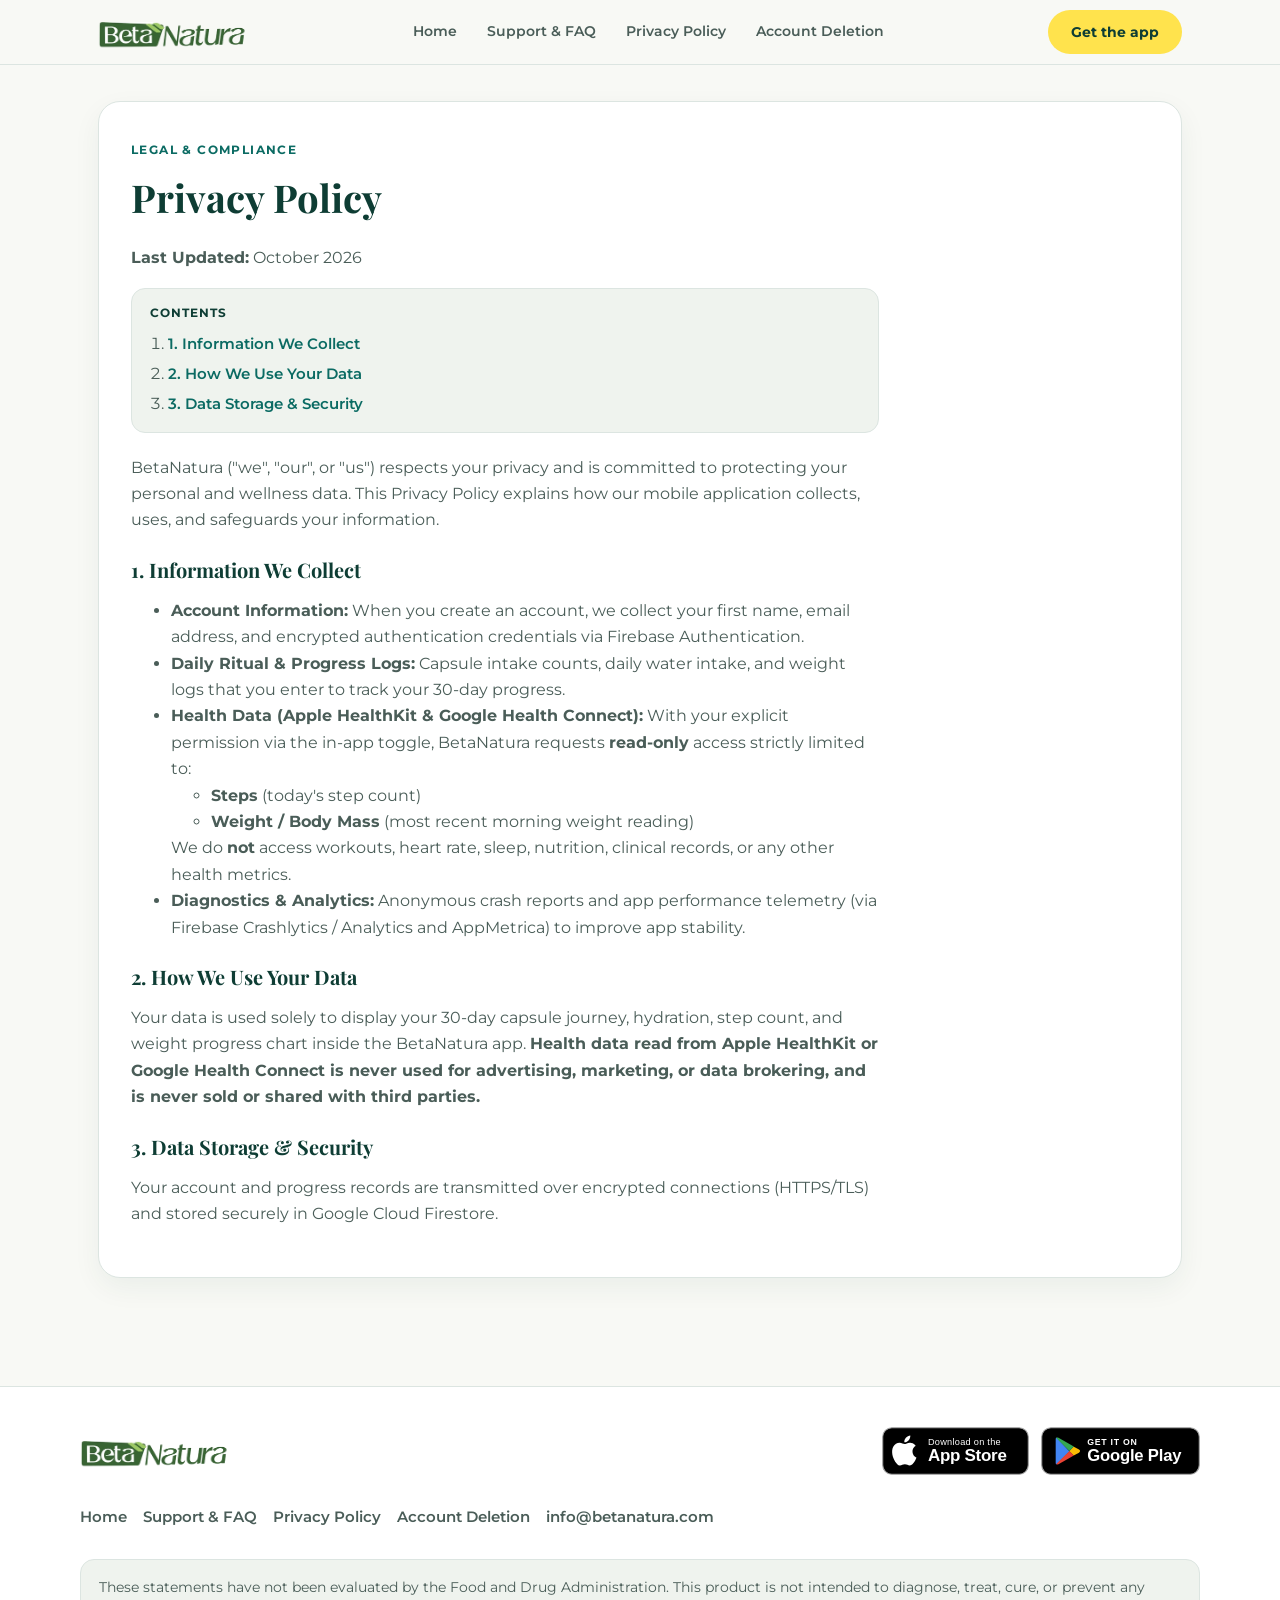
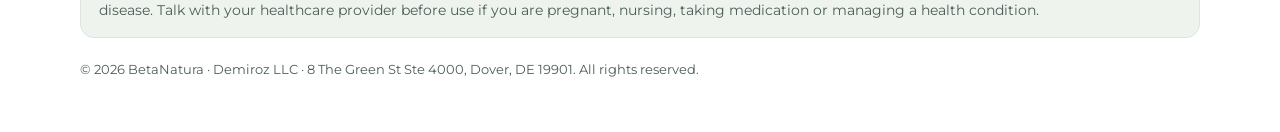
<file: privacy/index.html>
<!DOCTYPE html>
<html lang="en">
<head>
  <meta charset="UTF-8">
  <meta name="viewport" content="width=device-width, initial-scale=1.0">
  <meta name="color-scheme" content="light dark">
  <title>Privacy Policy | BetaNatura</title>
  <meta name="description" content="Official Privacy Policy for the BetaNatura mobile application on iOS and Android.">
  <link rel="canonical" href="https://betanatura.app/privacy/">
  <meta name="apple-itunes-app" content="app-id=6828905399">
  <link rel="icon" type="image/svg+xml" href="../assets/favicon.svg">
  <link rel="icon" type="image/png" sizes="32x32" href="../assets/favicon-32x32.png">
  <link rel="icon" type="image/png" sizes="16x16" href="../assets/favicon-16x16.png">
  <link rel="shortcut icon" href="../favicon.ico">
  <link rel="apple-touch-icon" sizes="180x180" href="../assets/apple-touch-icon.png">
  <meta property="og:type" content="website">
  <meta property="og:title" content="Privacy Policy | BetaNatura">
  <meta property="og:description" content="Official Privacy Policy for the BetaNatura mobile application.">
  <meta property="og:url" content="https://betanatura.app/privacy/">
  <meta property="og:image" content="https://betanatura.app/assets/og-image.png">
  <link rel="preconnect" href="https://fonts.googleapis.com">
  <link rel="preconnect" href="https://fonts.gstatic.com" crossorigin>
  <link href="https://fonts.googleapis.com/css2?family=Montserrat:wght@400;500;600;700&family=Playfair+Display:ital,wght@0,600;0,700;1,600&display=swap" rel="stylesheet">
  <link rel="stylesheet" href="../styles.css">
</head>
<body>
  <a href="#main-title" class="skip-link visually-hidden">Skip to main content</a>

  <header class="top-bar">
    <div class="top-bar-inner">
      <a href="/" class="wordmark-link" aria-label="BetaNatura Home">
        <picture class="brand-logo-picture"><source media="(prefers-color-scheme: dark)" srcset="../assets/brand-logo-dark.webp" type="image/webp"><source media="(prefers-color-scheme: dark)" srcset="../assets/brand-logo-dark.png" type="image/png"><source srcset="../assets/brand-logo-light.webp" type="image/webp"><img src="../assets/brand-logo-light.png" alt="BetaNatura" class="brand-logo-img" width="160" height="38"></picture>
      </a>
      <nav class="top-bar-nav" aria-label="Primary">
        <a href="/">Home</a>
        <a href="/support/">Support &amp; FAQ</a>
        <a href="/privacy/" aria-current="page">Privacy Policy</a>
        <a href="/delete-account/">Account Deletion</a>
      </nav>
      <div class="top-bar-actions">
        <a href="/#get-app" id="top-get-app-btn" class="btn btn-primary">Get the app</a>
      </div>
    </div>
  </header>

  <main id="main-content">
    <section id="privacy" class="section-block" aria-labelledby="main-title">
      <div class="card legal-card">
        <div class="legal-prose">
          <span class="section-eyebrow">Legal &amp; Compliance</span>
          <h1 id="main-title" tabindex="-1" style="font-family:var(--font-serif); font-size:clamp(1.85rem,3.5vw,2.4rem); margin:0 0 12px;">Privacy Policy</h1>
          <p><strong>Last Updated:</strong> October 2026</p>

          <nav class="legal-toc" aria-label="Privacy Policy table of contents">
            <p class="legal-toc-title">Contents</p>
            <ol>
              <li><a href="#privacy-collect">1. Information We Collect</a></li>
              <li><a href="#privacy-use">2. How We Use Your Data</a></li>
              <li><a href="#privacy-storage">3. Data Storage &amp; Security</a></li>
            </ol>
          </nav>

          <p>BetaNatura ("we", "our", or "us") respects your privacy and is committed to protecting your personal and wellness data. This Privacy Policy explains how our mobile application collects, uses, and safeguards your information.</p>

          <h2 id="privacy-collect" style="font-size:1.25rem; margin-top:24px;">1. Information We Collect</h2>
          <ul>
            <li><strong>Account Information:</strong> When you create an account, we collect your first name, email address, and encrypted authentication credentials via Firebase Authentication.</li>
            <li><strong>Daily Ritual &amp; Progress Logs:</strong> Capsule intake counts, daily water intake, and weight logs that you enter to track your 30-day progress.</li>
            <li><strong>Health Data (Apple HealthKit &amp; Google Health Connect):</strong> With your explicit permission via the in-app toggle, BetaNatura requests <strong>read-only</strong> access strictly limited to:
              <ul>
                <li><strong>Steps</strong> (today's step count)</li>
                <li><strong>Weight / Body Mass</strong> (most recent morning weight reading)</li>
              </ul>
              We do <strong>not</strong> access workouts, heart rate, sleep, nutrition, clinical records, or any other health metrics.
            </li>
            <li><strong>Diagnostics &amp; Analytics:</strong> Anonymous crash reports and app performance telemetry (via Firebase Crashlytics / Analytics and AppMetrica) to improve app stability.</li>
          </ul>

          <h2 id="privacy-use" style="font-size:1.25rem; margin-top:24px;">2. How We Use Your Data</h2>
          <p>Your data is used solely to display your 30-day capsule journey, hydration, step count, and weight progress chart inside the BetaNatura app. <strong>Health data read from Apple HealthKit or Google Health Connect is never used for advertising, marketing, or data brokering, and is never sold or shared with third parties.</strong></p>

          <h2 id="privacy-storage" style="font-size:1.25rem; margin-top:24px;">3. Data Storage &amp; Security</h2>
          <p>Your account and progress records are transmitted over encrypted connections (HTTPS/TLS) and stored securely in Google Cloud Firestore.</p>
        </div>
      </div>
    </section>
  </main>

  <footer class="site-footer">
    <div class="footer-inner">
      <div class="footer-top">
        <a href="/" class="wordmark-link" aria-label="BetaNatura Home">
          <picture class="brand-logo-picture"><source media="(prefers-color-scheme: dark)" srcset="../assets/brand-logo-dark.webp" type="image/webp"><source media="(prefers-color-scheme: dark)" srcset="../assets/brand-logo-dark.png" type="image/png"><source srcset="../assets/brand-logo-light.webp" type="image/webp"><img src="../assets/brand-logo-light.png" alt="BetaNatura" class="brand-logo-img" width="160" height="38"></picture>
        </a>
        <div class="store-badges" data-device="desktop" style="margin-bottom:0;">
          <a href="https://apps.apple.com/us/app/beta-natura/id6828905399" data-config-href="APP_STORE_URL" class="store-badge-link badge-apple" target="_blank" rel="noopener">
            <img src="../assets/badge-app-store.svg" alt="Download on the App Store" width="144" height="47" loading="lazy">
          </a>
          <a href="https://play.google.com/store/apps/details?id=com.betanatura.betanatura" data-config-href="GOOGLE_PLAY_URL" class="store-badge-link badge-google" target="_blank" rel="noopener">
            <img src="../assets/badge-google-play.svg" alt="Get it on Google Play" width="155" height="47" loading="lazy">
          </a>
        </div>
      </div>
      <ul class="footer-links" role="list">
        <li><a href="/">Home</a></li>
        <li><a href="/support/">Support &amp; FAQ</a></li>
        <li><a href="/privacy/">Privacy Policy</a></li>
        <li><a href="/delete-account/">Account Deletion</a></li>
        <li><a href="mailto:info@betanatura.com" data-config-email="text">info@betanatura.com</a></li>
      </ul>
      <p class="fda-disclaimer">These statements have not been evaluated by the Food and Drug Administration. This product is not intended to diagnose, treat, cure, or prevent any disease. Talk with your healthcare provider before use if you are pregnant, nursing, taking medication or managing a health condition.</p>
      <p class="footer-meta">&copy; 2026 BetaNatura &middot; Demiroz LLC<span data-config-text="COMPANY_ADDRESS" hidden></span>. All rights reserved.</p>
    </div>
  </footer>

  <script src="../config.js"></script>
  <script src="../app.js"></script>
</body>
</html>
</file>
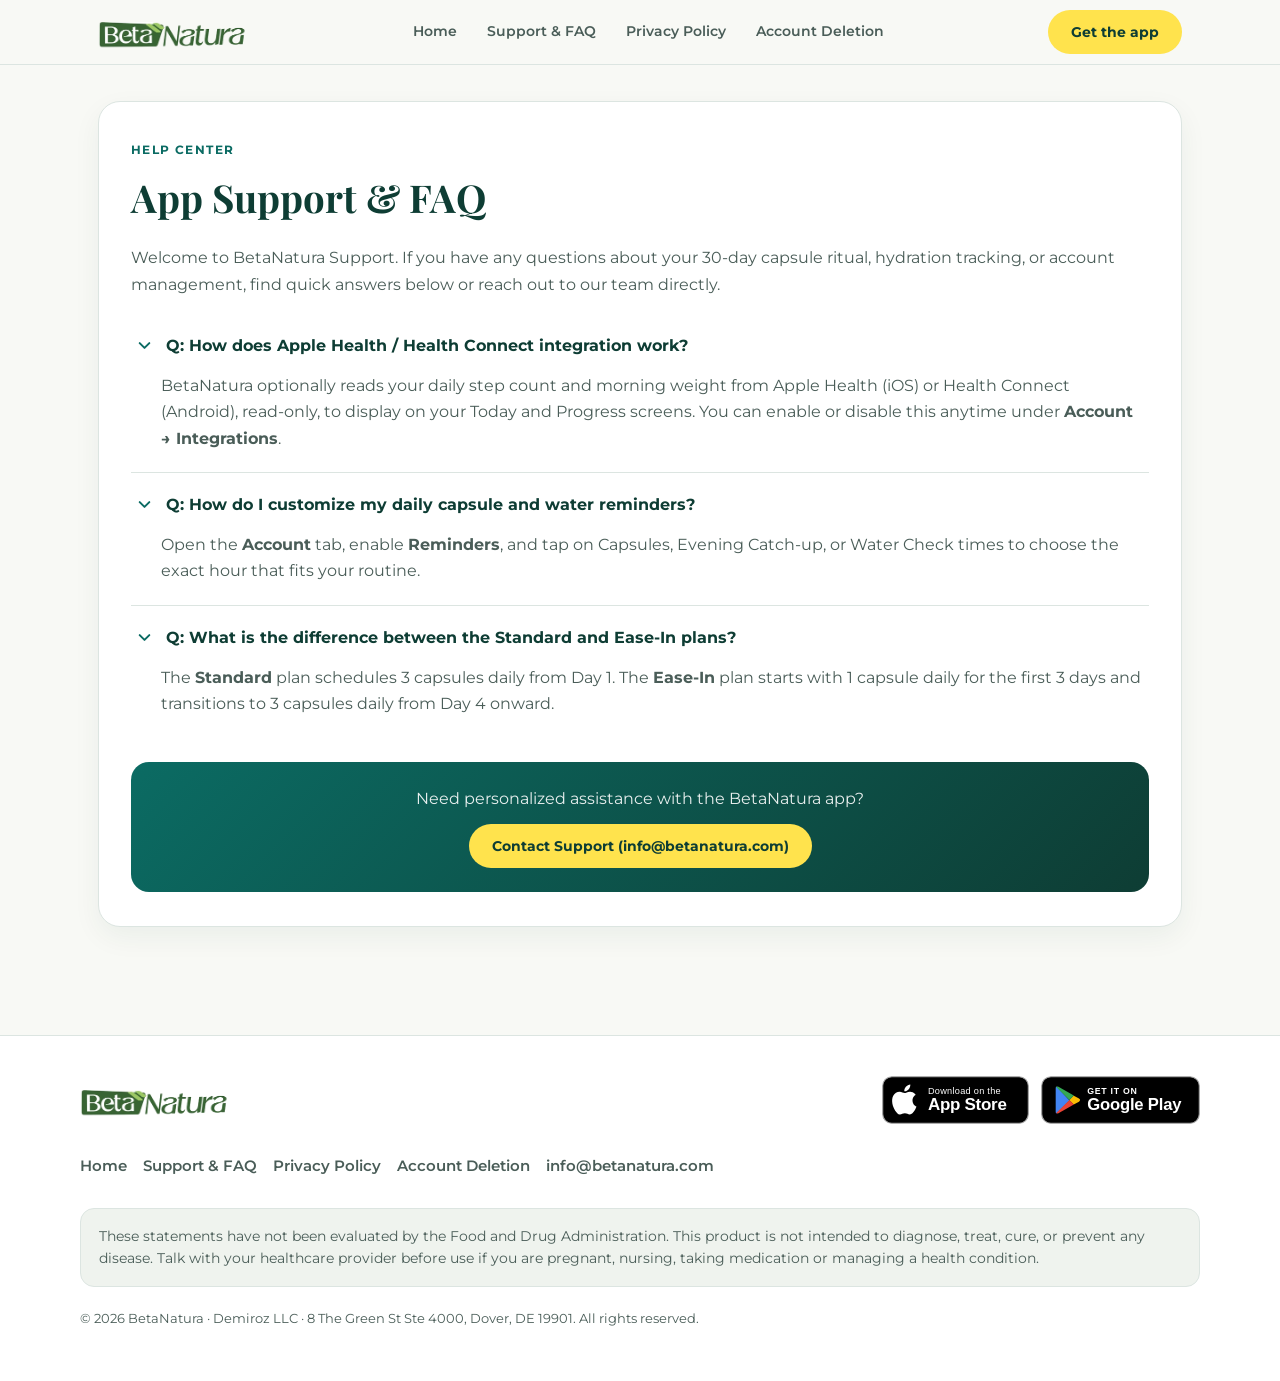
<file: support/index.html>
<!DOCTYPE html>
<html lang="en">
<head>
  <meta charset="UTF-8">
  <meta name="viewport" content="width=device-width, initial-scale=1.0">
  <meta name="color-scheme" content="light dark">
  <title>App Support &amp; FAQ | BetaNatura</title>
  <meta name="description" content="Official support and frequently asked questions for the BetaNatura 30-day daily ritual companion app on iOS and Android.">
  <link rel="canonical" href="https://betanatura.app/support/">
  <meta name="apple-itunes-app" content="app-id=6828905399">
  <link rel="icon" type="image/svg+xml" href="../assets/favicon.svg">
  <link rel="icon" type="image/png" sizes="32x32" href="../assets/favicon-32x32.png">
  <link rel="icon" type="image/png" sizes="16x16" href="../assets/favicon-16x16.png">
  <link rel="shortcut icon" href="../favicon.ico">
  <link rel="apple-touch-icon" sizes="180x180" href="../assets/apple-touch-icon.png">
  <meta property="og:type" content="website">
  <meta property="og:title" content="App Support &amp; FAQ | BetaNatura">
  <meta property="og:description" content="Official support and FAQ for the BetaNatura daily ritual companion app.">
  <meta property="og:url" content="https://betanatura.app/support/">
  <meta property="og:image" content="https://betanatura.app/assets/og-image.png">
  <link rel="preconnect" href="https://fonts.googleapis.com">
  <link rel="preconnect" href="https://fonts.gstatic.com" crossorigin>
  <link href="https://fonts.googleapis.com/css2?family=Montserrat:wght@400;500;600;700&family=Playfair+Display:ital,wght@0,600;0,700;1,600&display=swap" rel="stylesheet">
  <link rel="stylesheet" href="../styles.css">
</head>
<body>
  <a href="#main-title" class="skip-link visually-hidden">Skip to main content</a>

  <header class="top-bar">
    <div class="top-bar-inner">
      <a href="/" class="wordmark-link" aria-label="BetaNatura Home">
        <picture class="brand-logo-picture"><source media="(prefers-color-scheme: dark)" srcset="../assets/brand-logo-dark.webp" type="image/webp"><source media="(prefers-color-scheme: dark)" srcset="../assets/brand-logo-dark.png" type="image/png"><source srcset="../assets/brand-logo-light.webp" type="image/webp"><img src="../assets/brand-logo-light.png" alt="BetaNatura" class="brand-logo-img" width="160" height="38"></picture>
      </a>
      <nav class="top-bar-nav" aria-label="Primary">
        <a href="/">Home</a>
        <a href="/support/" aria-current="page">Support &amp; FAQ</a>
        <a href="/privacy/">Privacy Policy</a>
        <a href="/delete-account/">Account Deletion</a>
      </nav>
      <div class="top-bar-actions">
        <a href="/#get-app" id="top-get-app-btn" class="btn btn-primary">Get the app</a>
      </div>
    </div>
  </header>

  <main id="main-content">
    <section id="support" class="section-block" aria-labelledby="main-title">
      <div class="card accordion">
        <span class="section-eyebrow">Help Center</span>
        <h1 id="main-title" tabindex="-1" style="font-family:var(--font-serif); font-size:clamp(1.85rem,3.5vw,2.4rem); margin:0 0 12px;">App Support &amp; FAQ</h1>
        <p>Welcome to BetaNatura Support. If you have any questions about your 30-day capsule ritual, hydration tracking, or account management, find quick answers below or reach out to our team directly.</p>

        <details open>
          <summary>Q: How does Apple Health / Health Connect integration work?</summary>
          <div class="faq-answer">
            <p>BetaNatura optionally reads your daily step count and morning weight from Apple Health (iOS) or Health Connect (Android), read-only, to display on your Today and Progress screens. You can enable or disable this anytime under <strong>Account &rarr; Integrations</strong>.</p>
          </div>
        </details>

        <details open>
          <summary>Q: How do I customize my daily capsule and water reminders?</summary>
          <div class="faq-answer">
            <p>Open the <strong>Account</strong> tab, enable <strong>Reminders</strong>, and tap on Capsules, Evening Catch-up, or Water Check times to choose the exact hour that fits your routine.</p>
          </div>
        </details>

        <details open>
          <summary>Q: What is the difference between the Standard and Ease-In plans?</summary>
          <div class="faq-answer">
            <p>The <strong>Standard</strong> plan schedules 3 capsules daily from Day 1. The <strong>Ease-In</strong> plan starts with 1 capsule daily for the first 3 days and transitions to 3 capsules daily from Day 4 onward.</p>
          </div>
        </details>

        <div class="contact-box">
          <p>Need personalized assistance with the BetaNatura app?</p>
          <a href="mailto:info@betanatura.com" data-config-email="button" class="btn btn-primary">Contact Support (info@betanatura.com)</a>
        </div>
      </div>
    </section>
  </main>

  <footer class="site-footer">
    <div class="footer-inner">
      <div class="footer-top">
        <a href="/" class="wordmark-link" aria-label="BetaNatura Home">
          <picture class="brand-logo-picture"><source media="(prefers-color-scheme: dark)" srcset="../assets/brand-logo-dark.webp" type="image/webp"><source media="(prefers-color-scheme: dark)" srcset="../assets/brand-logo-dark.png" type="image/png"><source srcset="../assets/brand-logo-light.webp" type="image/webp"><img src="../assets/brand-logo-light.png" alt="BetaNatura" class="brand-logo-img" width="160" height="38"></picture>
        </a>
        <div class="store-badges" data-device="desktop" style="margin-bottom:0;">
          <a href="https://apps.apple.com/us/app/beta-natura/id6828905399" data-config-href="APP_STORE_URL" class="store-badge-link badge-apple" target="_blank" rel="noopener">
            <img src="../assets/badge-app-store.svg" alt="Download on the App Store" width="144" height="47" loading="lazy">
          </a>
          <a href="https://play.google.com/store/apps/details?id=com.betanatura.betanatura" data-config-href="GOOGLE_PLAY_URL" class="store-badge-link badge-google" target="_blank" rel="noopener">
            <img src="../assets/badge-google-play.svg" alt="Get it on Google Play" width="155" height="47" loading="lazy">
          </a>
        </div>
      </div>
      <ul class="footer-links" role="list">
        <li><a href="/">Home</a></li>
        <li><a href="/support/">Support &amp; FAQ</a></li>
        <li><a href="/privacy/">Privacy Policy</a></li>
        <li><a href="/delete-account/">Account Deletion</a></li>
        <li><a href="mailto:info@betanatura.com" data-config-email="text">info@betanatura.com</a></li>
      </ul>
      <p class="fda-disclaimer">These statements have not been evaluated by the Food and Drug Administration. This product is not intended to diagnose, treat, cure, or prevent any disease. Talk with your healthcare provider before use if you are pregnant, nursing, taking medication or managing a health condition.</p>
      <p class="footer-meta">&copy; 2026 BetaNatura &middot; Demiroz LLC<span data-config-text="COMPANY_ADDRESS" hidden></span>. All rights reserved.</p>
    </div>
  </footer>

  <script src="../config.js"></script>
  <script src="../app.js"></script>
</body>
</html>
</file>
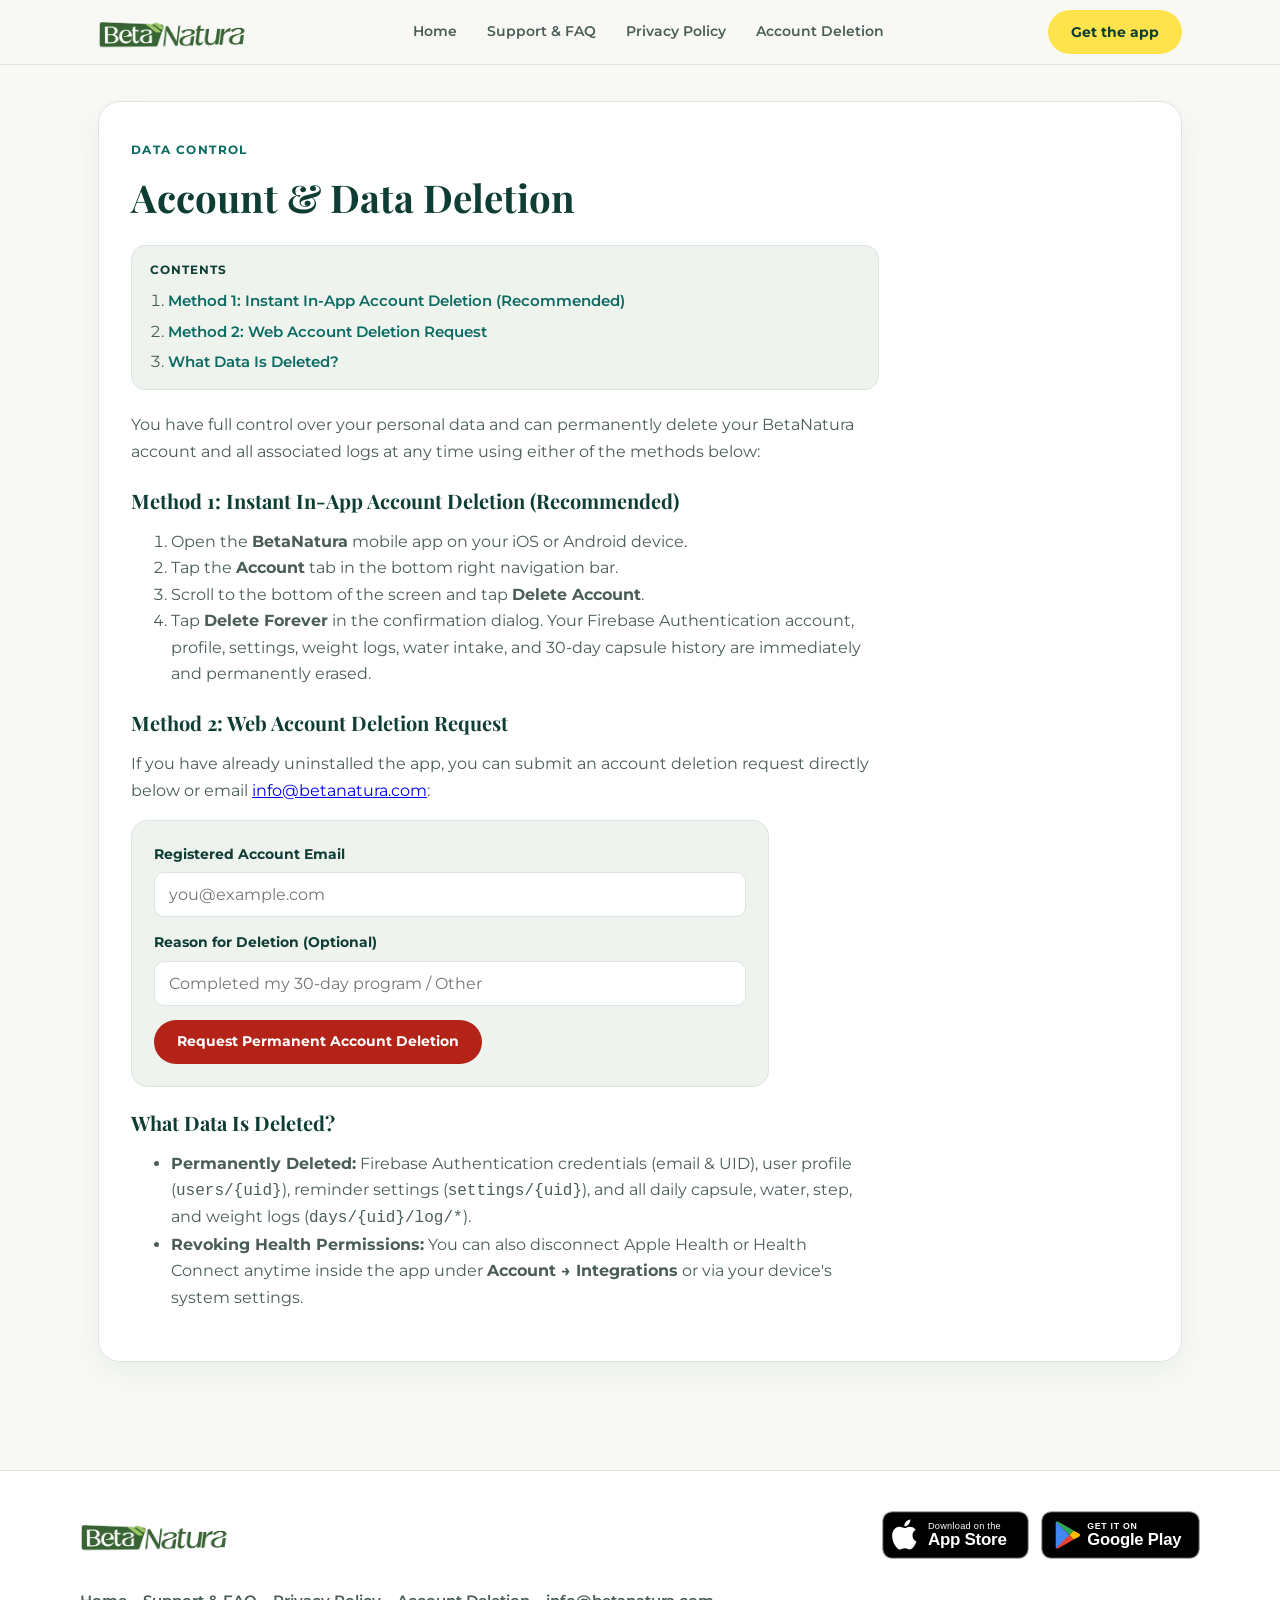
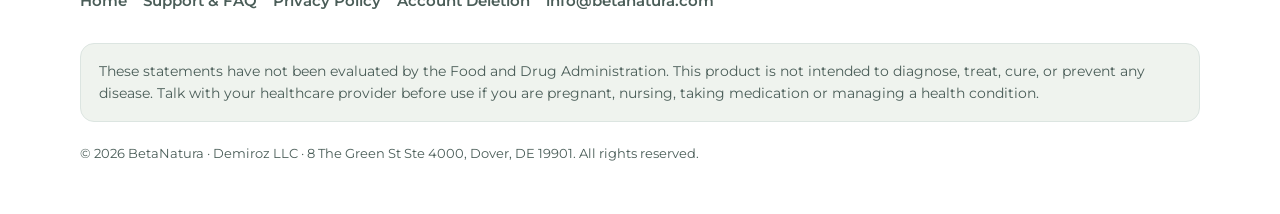
<file: delete-account.html>
<!DOCTYPE html>
<html lang="en">
<head>
  <meta charset="UTF-8">
  <meta http-equiv="refresh" content="0; url=/delete-account/">
  <meta name="robots" content="noindex">
  <title>Redirecting to Account Deletion — BetaNatura</title>
  <link rel="canonical" href="https://betanatura.app/delete-account/">
  <script>window.location.replace("/delete-account/" + window.location.search + window.location.hash);</script>
</head>
<body>
  <p>Redirecting to <a href="/delete-account/">BetaNatura Account Deletion</a>…</p>
</body>
</html>
</file>
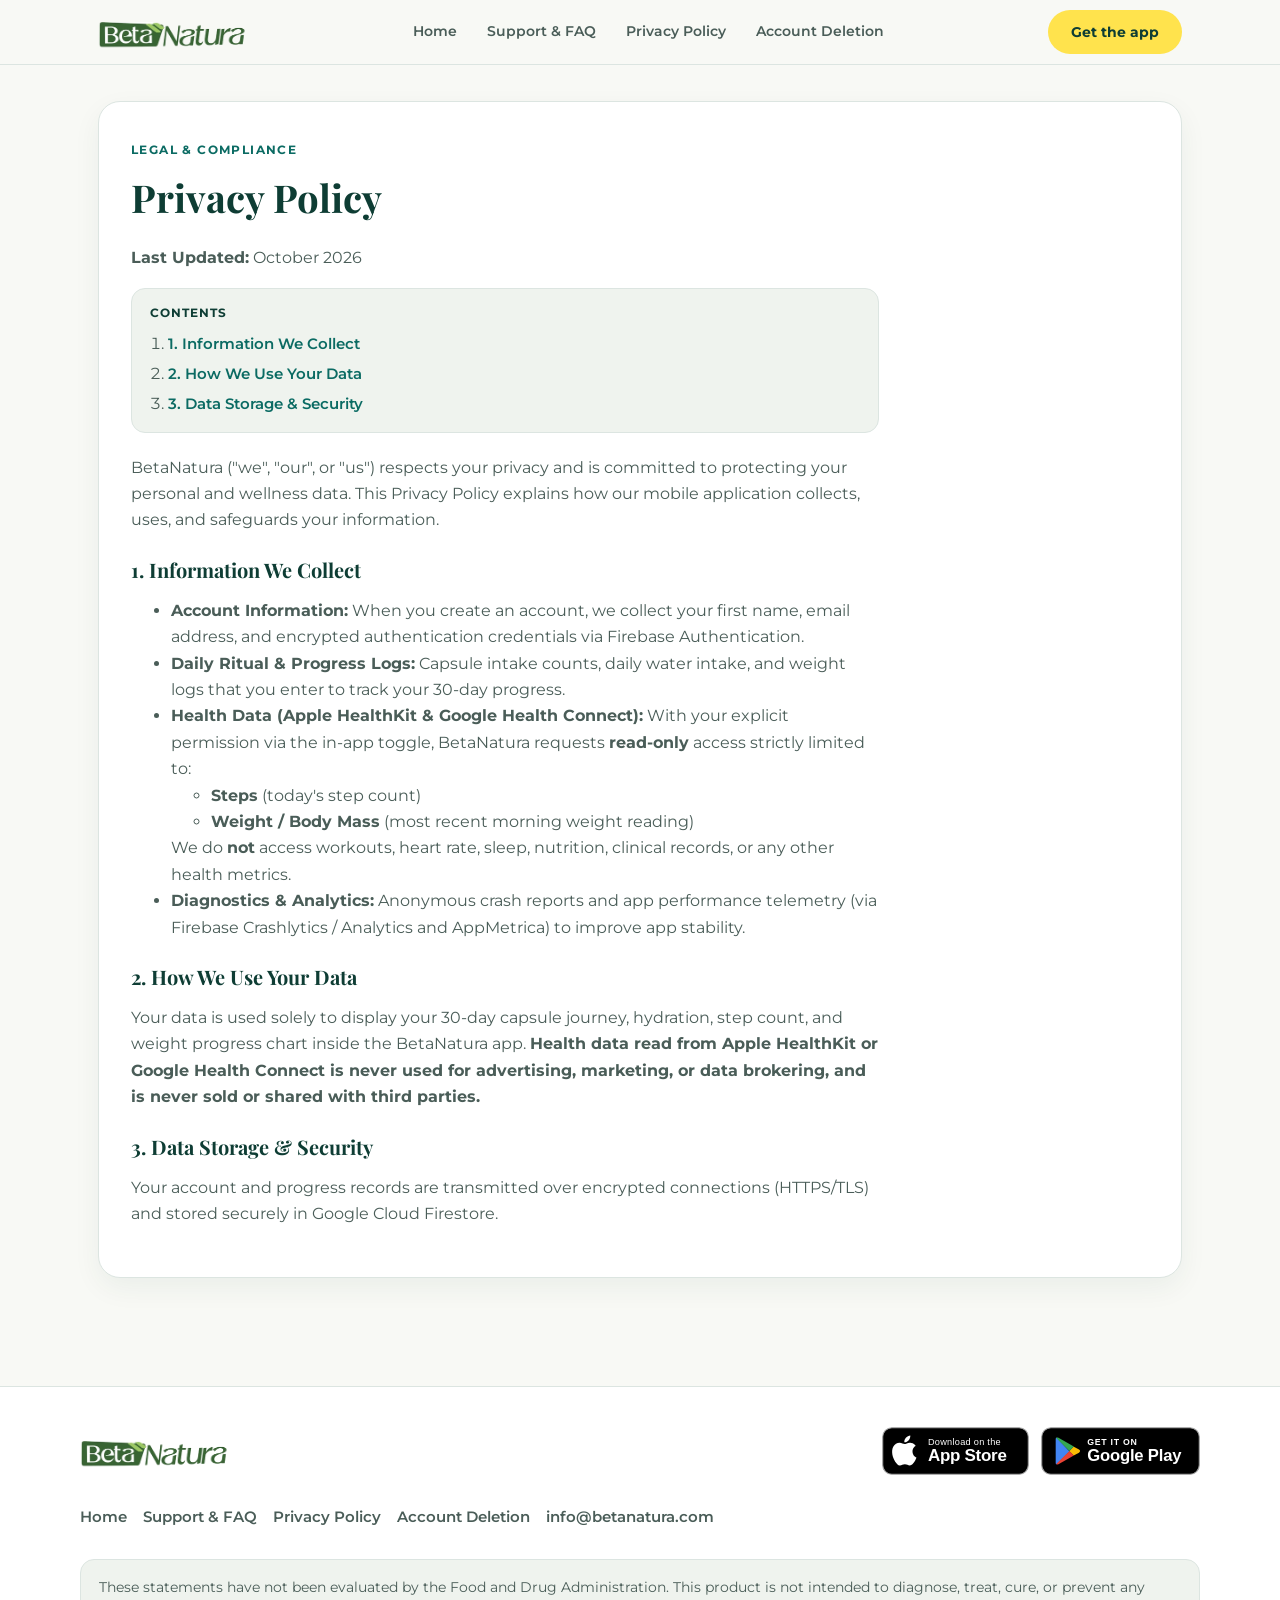
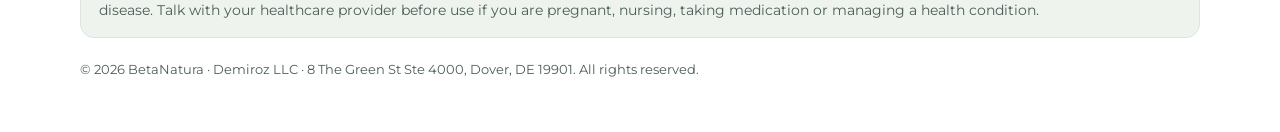
<file: privacy.html>
<!DOCTYPE html>
<html lang="en">
<head>
  <meta charset="UTF-8">
  <meta http-equiv="refresh" content="0; url=/privacy/">
  <meta name="robots" content="noindex">
  <title>Redirecting to Privacy Policy — BetaNatura</title>
  <link rel="canonical" href="https://betanatura.app/privacy/">
  <script>window.location.replace("/privacy/" + window.location.search + window.location.hash);</script>
</head>
<body>
  <p>Redirecting to <a href="/privacy/">BetaNatura Privacy Policy</a>…</p>
</body>
</html>
</file>
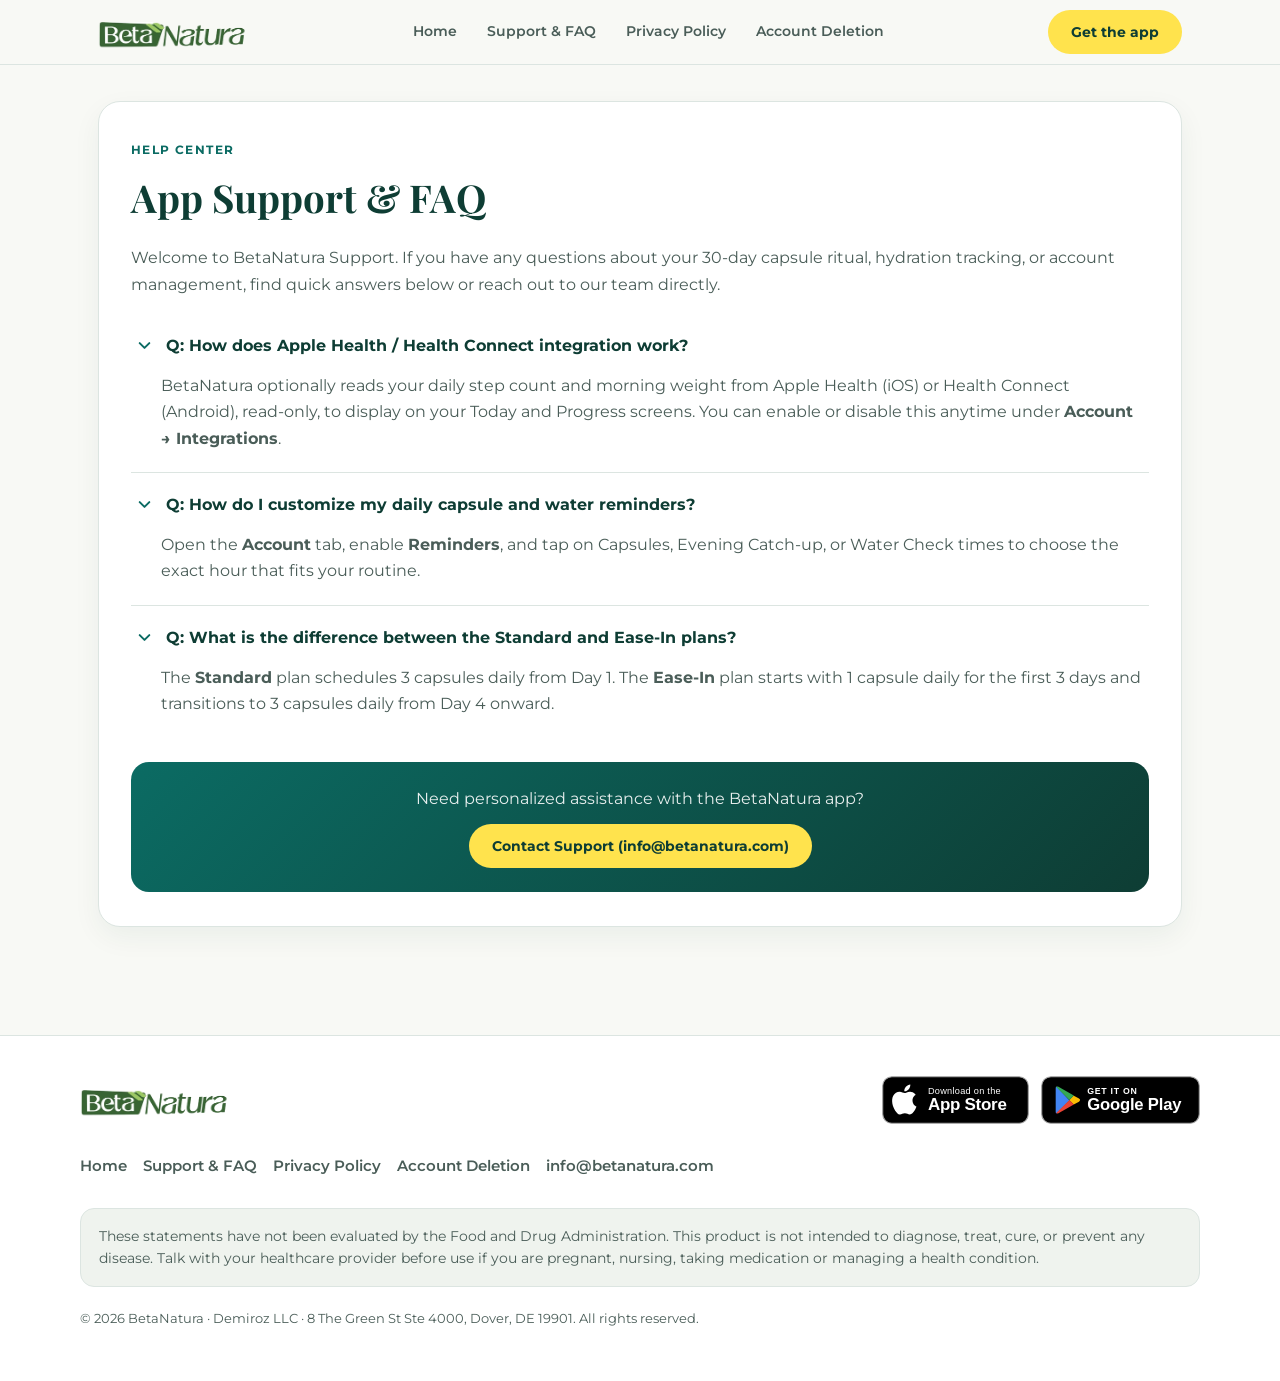
<file: support.html>
<!DOCTYPE html>
<html lang="en">
<head>
  <meta charset="UTF-8">
  <meta http-equiv="refresh" content="0; url=/support/">
  <meta name="robots" content="noindex">
  <title>Redirecting to Support &amp; FAQ — BetaNatura</title>
  <link rel="canonical" href="https://betanatura.app/support/">
  <script>window.location.replace("/support/" + window.location.search + window.location.hash);</script>
</head>
<body>
  <p>Redirecting to <a href="/support/">BetaNatura Support &amp; FAQ</a>…</p>
</body>
</html>
</file>
<file: styles.css>
/* ==========================================================================
   BetaNatura (betanatura.app) — Design System & Mobile-First Stylesheet
   Brand Palette: Deep Teal #0B6B63, Dark Green #0E3D34, Sage #A7C957,
                  Lemon Yellow #FFE34D, Off-White Cream #F8F9F5
   ========================================================================== */

:root {
  /* Raw brand palette tokens */
  --raw-deep-teal: #0B6B63;
  --raw-teal: #0F8F83;
  --raw-sage-green: #A7C957;
  --raw-lemon-yellow: #FFE34D;
  --raw-dark-green: #0E3D34;
  --raw-dark-deep: #092923;
  --raw-dark-card: #12453B;
  --raw-dark-border: #1F6659;
  --raw-cream: #F8F9F5;
  --raw-surface-light: #FFFFFF;
  --raw-line-light: #DCE5E1;
  --raw-muted-light: #4A5D58;
  --raw-muted-dark: #B9CCC6;

  /* Light theme defaults (Fallback for browsers without light-dark()) */
  --bg-page: var(--raw-cream);
  --bg-surface: var(--raw-surface-light);
  --bg-surface-subtle: #EFF3EE;
  --text-primary: var(--raw-dark-green);
  --text-secondary: var(--raw-muted-light);
  --border-subtle: var(--raw-line-light);
  --brand-accent: var(--raw-deep-teal);
  --brand-cta: var(--raw-lemon-yellow);
  --brand-cta-text: var(--raw-dark-green);
  --focus-ring: #0B6B63;
  --card-shadow: 0 10px 28px rgba(14, 61, 52, 0.06);
  --topbar-bg: rgba(248, 249, 245, 0.92);

  /* Dark mode fallback via prefers-color-scheme on :root */
  @media (prefers-color-scheme: dark) {
    --bg-page: var(--raw-dark-deep);
    --bg-surface: var(--raw-dark-card);
    --bg-surface-subtle: #0E352D;
    --text-primary: var(--raw-cream);
    --text-secondary: var(--raw-muted-dark);
    --border-subtle: var(--raw-dark-border);
    --brand-accent: var(--raw-sage-green);
    --focus-ring: var(--raw-lemon-yellow);
    --card-shadow: 0 12px 32px rgba(0, 0, 0, 0.32);
    --topbar-bg: rgba(9, 41, 35, 0.92);
  }

  /* Modern CSS light-dark() progressive enhancement */
  @supports (color: light-dark(white, black)) {
    --bg-page: light-dark(var(--raw-cream), var(--raw-dark-deep));
    --bg-surface: light-dark(var(--raw-surface-light), var(--raw-dark-card));
    --bg-surface-subtle: light-dark(#EFF3EE, #0E352D);
    --text-primary: light-dark(var(--raw-dark-green), var(--raw-cream));
    --text-secondary: light-dark(var(--raw-muted-light), var(--raw-muted-dark));
    --border-subtle: light-dark(var(--raw-line-light), var(--raw-dark-border));
    --brand-accent: light-dark(var(--raw-deep-teal), var(--raw-sage-green));
    --focus-ring: light-dark(#0B6B63, var(--raw-lemon-yellow));
  }

  /* Viewport-wide color scheme declaration */
  color-scheme: light dark;
  accent-color: var(--brand-accent);

  --font-serif: "Playfair Display", Georgia, "Times New Roman", serif;
  --font-sans: "Montserrat", -apple-system, BlinkMacSystemFont, "Segoe UI", Roboto, sans-serif;
  --radius-card: 22px;
  --radius-pill: 999px;
  --container-max: 1120px;
}

*,
*::before,
*::after {
  box-sizing: border-box;
}

html {
  scroll-behavior: smooth;
  overflow-x: clip;
}

@media (prefers-reduced-motion: reduce) {
  html {
    scroll-behavior: auto;
  }
}

body {
  margin: 0;
  padding: 0;
  font-family: var(--font-sans);
  background-color: var(--bg-page);
  color: var(--text-primary);
  line-height: 1.65;
  font-size: 16px;
  overflow-x: clip;
  -webkit-font-smoothing: antialiased;
}

/* Accessibility: Visually Hidden & Skip Link */
.visually-hidden:where(:not(:focus-within, :active)) {
  position: absolute !important;
  clip-path: inset(50%) !important;
  overflow: hidden !important;
  width: 1px !important;
  height: 1px !important;
  margin: -1px !important;
  padding: 0 !important;
  border: 0 !important;
  white-space: nowrap !important;
}

.skip-link {
  position: fixed;
  top: 12px;
  left: 12px;
  z-index: 9999;
  background-color: var(--raw-lemon-yellow);
  color: var(--raw-dark-green);
  font-weight: 700;
  padding: 12px 20px;
  border-radius: var(--radius-pill);
  text-decoration: none;
  box-shadow: 0 6px 20px rgba(0, 0, 0, 0.25);
}

/* Accessibility: High-contrast focus ring */
:where(a:any-link, button, summary, input, select, textarea):focus-visible {
  outline: 3px solid var(--focus-ring);
  outline-offset: 3px;
}

/* Minimum 44x44px tap targets */
:where(a, button, summary, input, .store-badge-link) {
  min-block-size: 44px;
}

/* ==========================================================================
   1. Sticky Top Bar (Auto-hide on scroll down, reveal on scroll up)
   ========================================================================== */
.top-bar {
  position: sticky;
  top: 0;
  z-index: 1000;
  background-color: var(--topbar-bg);
  backdrop-filter: blur(12px);
  -webkit-backdrop-filter: blur(12px);
  border-bottom: 1px solid var(--border-subtle);
  transition: transform 0.26s ease;
}

.top-bar.is-hidden {
  transform: translateY(-105%);
}

@media (prefers-reduced-motion: reduce) {
  .top-bar {
    transition: none;
  }
}

.top-bar-inner {
  max-width: var(--container-max);
  margin: 0 auto;
  padding: 10px 18px;
  display: flex;
  align-items: center;
  justify-content: space-between;
  gap: 12px;
}

.wordmark-link {
  display: inline-flex;
  align-items: center;
  gap: 8px;
  text-decoration: none;
  color: var(--text-primary);
  font-weight: 700;
  min-block-size: 44px;
}

.wordmark-pill {
  background-color: var(--raw-deep-teal);
  color: #FFFFFF;
  font-family: var(--font-sans);
  font-weight: 700;
  font-size: 16px;
  padding: 4px 10px;
  border-radius: 7px;
  letter-spacing: 0.4px;
}

.wordmark-serif {
  font-family: var(--font-serif);
  font-style: italic;
  font-weight: 600;
  font-size: 21px;
  color: var(--text-primary);
}

.top-bar-actions {
  display: flex;
  align-items: center;
  gap: 10px;
}

.top-bar-nav {
  display: none;
}

@media (min-width: 768px) {
  .top-bar-nav {
    display: flex;
    align-items: center;
    gap: 6px;
  }
  .top-bar-nav a {
    color: var(--text-secondary);
    text-decoration: none;
    font-size: 14px;
    font-weight: 600;
    padding: 8px 12px;
    border-radius: var(--radius-pill);
    display: inline-flex;
    align-items: center;
  }
  .top-bar-nav a:hover {
    color: var(--text-primary);
    background-color: var(--bg-surface-subtle);
  }
}

.btn {
  display: inline-flex;
  align-items: center;
  justify-content: center;
  gap: 8px;
  padding: 11px 22px;
  border-radius: var(--radius-pill);
  font-family: var(--font-sans);
  font-weight: 700;
  font-size: 14px;
  line-height: 1.2;
  text-decoration: none;
  border: 1px solid transparent;
  cursor: pointer;
  transition: transform 0.18s ease, box-shadow 0.18s ease;
}

.btn-primary {
  background-color: var(--brand-cta);
  color: var(--brand-cta-text);
}

.btn-secondary {
  background-color: rgba(255, 255, 255, 0.12);
  color: #FFFFFF;
  border-color: rgba(255, 255, 255, 0.28);
}

.btn-outline {
  background-color: transparent;
  color: var(--text-primary);
  border-color: var(--border-subtle);
}

.btn-danger {
  background-color: #B42318;
  color: #FFFFFF;
}

@media (prefers-reduced-motion: no-preference) {
  .btn:hover {
    transform: translateY(-1px);
  }
}

/* ==========================================================================
   2. Hero Section
   ========================================================================== */
.hero {
  background: linear-gradient(165deg, #0B6B63 0%, #0E3D34 65%, #092923 100%);
  color: #FFFFFF;
  padding: 36px 18px 48px;
  border-bottom-left-radius: 32px;
  border-bottom-right-radius: 32px;
}

.hero-grid {
  max-width: var(--container-max);
  margin: 0 auto;
  display: grid;
  grid-template-columns: 1fr;
  gap: 36px;
  align-items: center;
}

@media (min-width: 920px) {
  .hero {
    padding: 56px 28px 68px;
    border-bottom-left-radius: 44px;
    border-bottom-right-radius: 44px;
  }
  .hero-grid {
    grid-template-columns: 1.15fr 0.85fr;
    gap: 48px;
  }
}

.brand-badge {
  display: inline-flex;
  align-items: center;
  gap: 8px;
  background-color: rgba(255, 255, 255, 0.11);
  border: 1px solid rgba(167, 201, 87, 0.45);
  color: #C7E57A;
  padding: 6px 15px;
  border-radius: var(--radius-pill);
  font-size: 11.5px;
  font-weight: 700;
  letter-spacing: 1.4px;
  text-transform: uppercase;
  margin-bottom: 18px;
}

.hero h1 {
  font-family: var(--font-serif);
  font-size: clamp(2rem, 5vw, 3.35rem);
  line-height: 1.14;
  margin: 0 0 16px;
  letter-spacing: -0.4px;
  color: #FFFFFF;
}

.hero-sub {
  color: rgba(255, 255, 255, 0.88);
  font-size: clamp(1rem, 2.2vw, 1.18rem);
  max-width: 54ch;
  margin: 0 0 26px;
}

/* Official Store Badges Container (Device-aware order via flex order / DOM) */
.store-badges {
  display: flex;
  flex-wrap: wrap;
  align-items: center;
  gap: 12px;
  margin-bottom: 18px;
}

.store-badge-link {
  display: inline-flex;
  align-items: center;
  border-radius: 10px;
  transition: transform 0.18s ease;
}

.store-badge-link img {
  display: block;
  height: 48px;
  width: auto;
}

@media (prefers-reduced-motion: no-preference) {
  .store-badge-link:hover {
    transform: translateY(-2px);
  }
}

.store-badges[data-device="android"] .badge-google {
  order: -1;
}

.store-badges[data-device="ios"] .badge-apple {
  order: -1;
}

.hero-secondary-links {
  display: flex;
  flex-wrap: wrap;
  align-items: center;
  gap: 16px;
  margin-top: 8px;
}

.hero-link {
  color: #FFE34D;
  font-weight: 700;
  font-size: 14.5px;
  text-decoration: none;
  display: inline-flex;
  align-items: center;
  gap: 6px;
  padding: 6px 4px;
}

.hero-link:hover {
  text-decoration: underline;
}

/* Desktop QR Code Download Cards */
.desktop-qr-band {
  display: none;
}

@media (min-width: 920px) {
  .desktop-qr-band {
    display: flex;
    gap: 16px;
    margin-top: 24px;
    padding-top: 22px;
    border-top: 1px solid rgba(255, 255, 255, 0.14);
  }
  .qr-card {
    display: flex;
    align-items: center;
    gap: 12px;
    background: rgba(255, 255, 255, 0.08);
    border: 1px solid rgba(255, 255, 255, 0.16);
    padding: 10px 14px;
    border-radius: 14px;
  }
  .qr-card img {
    width: 56px;
    height: 56px;
    border-radius: 8px;
    display: block;
  }
  .qr-card-text {
    font-size: 12px;
    line-height: 1.35;
    color: rgba(255, 255, 255, 0.88);
  }
  .qr-card-text strong {
    display: block;
    color: #FFFFFF;
    font-size: 13px;
    margin-bottom: 2px;
  }
}

/* Phone Mockup Frame */
.phone-mockup-wrap {
  display: flex;
  justify-content: center;
}

.phone-frame {
  position: relative;
  width: min(270px, 78vw);
  aspect-ratio: 1170 / 2532;
  background: #092923;
  border-radius: 38px;
  padding: 10px;
  box-shadow: 0 24px 60px rgba(0, 0, 0, 0.45), 0 0 0 2px rgba(167, 201, 87, 0.35);
  overflow: hidden;
}

.phone-frame picture,
.phone-frame img {
  width: 100%;
  height: 100%;
  display: block;
  object-fit: cover;
  border-radius: 29px;
}

/* ==========================================================================
   Main Container & Sections
   ========================================================================== */
main {
  max-width: var(--container-max);
  margin: 0 auto;
  padding: 36px 18px 64px;
}

.section-block {
  margin-bottom: 44px;
}

.section-header {
  margin-bottom: 22px;
}

.section-eyebrow {
  display: inline-block;
  font-size: 11.5px;
  font-weight: 700;
  text-transform: uppercase;
  letter-spacing: 1.4px;
  color: var(--brand-accent);
  margin-bottom: 6px;
}

h2 {
  font-family: var(--font-serif);
  font-size: clamp(1.65rem, 3.2vw, 2.25rem);
  line-height: 1.2;
  margin: 0 0 10px;
  color: var(--text-primary);
}

h3 {
  font-family: var(--font-sans);
  font-size: 1.1rem;
  font-weight: 700;
  margin: 18px 0 8px;
  color: var(--text-primary);
}

p,
li {
  color: var(--text-secondary);
  font-size: 1rem;
}

.card {
  background-color: var(--bg-surface);
  border: 1px solid var(--border-subtle);
  border-radius: var(--radius-card);
  padding: 26px 22px;
  box-shadow: var(--card-shadow);
}

@media (min-width: 768px) {
  .card {
    padding: 34px 32px;
  }
}

/* ==========================================================================
   3. How It Works (3 Steps)
   ========================================================================== */
.steps-grid {
  display: grid;
  grid-template-columns: 1fr;
  gap: 16px;
  list-style: none;
  padding: 0;
  margin: 0;
}

@media (min-width: 768px) {
  .steps-grid {
    grid-template-columns: repeat(3, 1fr);
    gap: 20px;
  }
}

.step-card {
  background-color: var(--bg-surface);
  border: 1px solid var(--border-subtle);
  border-radius: var(--radius-card);
  padding: 24px 22px;
  box-shadow: var(--card-shadow);
  display: flex;
  flex-direction: column;
  gap: 10px;
}

.step-num {
  width: 36px;
  height: 36px;
  border-radius: 10px;
  background-color: var(--raw-deep-teal);
  color: #FFE34D;
  font-weight: 700;
  font-size: 15px;
  display: inline-flex;
  align-items: center;
  justify-content: center;
}

.step-card h3 {
  margin: 4px 0 0;
}

.step-card p {
  margin: 0;
  font-size: 0.95rem;
}

/* ==========================================================================
   4. Plans (Standard vs Ease-In)
   ========================================================================== */
.plans-grid {
  display: grid;
  grid-template-columns: 1fr;
  gap: 16px;
}

@media (min-width: 768px) {
  .plans-grid {
    grid-template-columns: repeat(2, 1fr);
    gap: 20px;
  }
}

.plan-card {
  background-color: var(--bg-surface);
  border: 1.5px solid var(--border-subtle);
  border-radius: var(--radius-card);
  padding: 26px 24px;
  box-shadow: var(--card-shadow);
}

.plan-card.plan-featured {
  border-color: var(--brand-accent);
}

.plan-tag {
  display: inline-block;
  font-size: 11px;
  font-weight: 700;
  text-transform: uppercase;
  letter-spacing: 1px;
  padding: 4px 10px;
  border-radius: var(--radius-pill);
  background-color: var(--bg-surface-subtle);
  color: var(--brand-accent);
  margin-bottom: 10px;
}

.plans-note {
  margin-top: 14px;
  text-align: center;
  font-size: 0.92rem;
  font-weight: 600;
  color: var(--text-secondary);
}

/* ==========================================================================
   5. App Features (4 Cards + Screenshots)
   ========================================================================== */
.features-grid {
  display: grid;
  grid-template-columns: 1fr;
  gap: 16px;
}

@media (min-width: 640px) {
  .features-grid {
    grid-template-columns: repeat(2, 1fr);
    gap: 20px;
  }
}

.feature-card {
  background-color: var(--bg-surface);
  border: 1px solid var(--border-subtle);
  border-radius: var(--radius-card);
  padding: 24px 22px;
  box-shadow: var(--card-shadow);
}

.feature-icon {
  width: 42px;
  height: 42px;
  border-radius: 12px;
  background-color: var(--bg-surface-subtle);
  color: var(--brand-accent);
  display: inline-flex;
  align-items: center;
  justify-content: center;
  margin-bottom: 10px;
}

.feature-card h3 {
  margin-top: 4px;
}

.feature-card p {
  margin: 0;
  font-size: 0.95rem;
}

.screenshots-strip {
  margin-top: 24px;
  display: grid;
  grid-template-columns: 1fr;
  gap: 20px;
}

@media (min-width: 768px) {
  .screenshots-strip {
    grid-template-columns: repeat(3, 1fr);
  }
}

.shot-card {
  background-color: var(--bg-surface);
  border: 1px solid var(--border-subtle);
  border-radius: var(--radius-card);
  padding: 18px;
  text-align: center;
  box-shadow: var(--card-shadow);
}

.shot-card .phone-frame {
  width: min(200px, 60vw);
  margin: 0 auto 12px;
}

.shot-caption {
  font-size: 0.9rem;
  font-weight: 600;
  color: var(--text-primary);
  margin: 0;
}

/* ==========================================================================
   Hero Bottle + Phone Composite Showcase
   ========================================================================== */
.hero-visual-composite {
  display: flex;
  align-items: flex-end;
  justify-content: center;
  gap: 0;
  position: relative;
  max-width: 100%;
}

.hero-visual-composite .phone-frame {
  width: min(210px, 54vw);
}

.hero-bottle-cutout {
  width: min(175px, 46vw);
  margin-right: -34px;
  margin-bottom: -8px;
  z-index: 2;
  filter: drop-shadow(0 22px 32px rgba(0, 0, 0, 0.48));
}

.hero-bottle-cutout img {
  width: 100%;
  height: auto;
  display: block;
}

@media (min-width: 920px) {
  .hero-visual-composite .phone-frame {
    width: 265px;
  }
  .hero-bottle-cutout {
    width: 245px;
    margin-right: -46px;
    margin-bottom: -10px;
  }
}

/* ==========================================================================
   5B. Inside Your Bottle — 9-in-1 Symbiotic Formula Studio Showcase
   ========================================================================== */
.studio-gallery {
  display: grid;
  grid-template-columns: 1fr;
  gap: 18px;
  margin-bottom: 24px;
}

@media (min-width: 768px) {
  .studio-gallery {
    grid-template-columns: repeat(3, 1fr);
    gap: 20px;
  }
}

.studio-card {
  background-color: var(--bg-surface);
  border: 1px solid var(--border-subtle);
  border-radius: var(--radius-card);
  overflow: hidden;
  box-shadow: var(--card-shadow);
  display: flex;
  flex-direction: column;
}

.studio-card picture,
.studio-card img {
  width: 100%;
  height: auto;
  display: block;
  aspect-ratio: 1 / 1;
  object-fit: cover;
}

.studio-card-caption {
  padding: 14px 16px;
  font-size: 0.88rem;
  font-weight: 600;
  color: var(--text-primary);
  text-align: center;
  margin: 0;
}

.formula-grid {
  display: grid;
  grid-template-columns: 1fr;
  gap: 16px;
}

@media (min-width: 640px) {
  .formula-grid {
    grid-template-columns: repeat(2, 1fr);
  }
}

@media (min-width: 960px) {
  .formula-grid {
    grid-template-columns: repeat(3, 1fr);
  }
}

.formula-card {
  background-color: var(--bg-surface);
  border: 1px solid var(--border-subtle);
  border-radius: var(--radius-card);
  padding: 20px 20px;
  box-shadow: var(--card-shadow);
}

.formula-dose {
  display: inline-block;
  font-size: 11px;
  font-weight: 700;
  letter-spacing: 0.8px;
  text-transform: uppercase;
  padding: 4px 10px;
  border-radius: var(--radius-pill);
  background-color: var(--bg-surface-subtle);
  color: var(--brand-accent);
  margin-bottom: 8px;
}

.formula-card h3 {
  margin: 0 0 6px;
  font-size: 1.05rem;
}

.formula-card p {
  margin: 0;
  font-size: 0.9rem;
}

.cert-pills {
  display: flex;
  flex-wrap: wrap;
  gap: 10px;
  margin-top: 20px;
  justify-content: center;
}

.cert-pill {
  display: inline-flex;
  align-items: center;
  gap: 6px;
  padding: 8px 14px;
  border-radius: var(--radius-pill);
  background-color: var(--bg-surface);
  border: 1px solid var(--border-subtle);
  font-size: 0.82rem;
  font-weight: 700;
  color: var(--text-primary);
}

/* ==========================================================================
   6. Your Data & 7. About the Capsules Band
   ========================================================================== */
.capsules-band {
  background: linear-gradient(140deg, #0B6B63 0%, #0E3D34 100%);
  color: #FFFFFF;
  border-radius: var(--radius-card);
  padding: 28px 24px;
  display: flex;
  flex-direction: column;
  gap: 20px;
}

@media (min-width: 768px) {
  .capsules-band {
    flex-direction: row;
    align-items: center;
    justify-content: space-between;
    padding: 32px 36px;
  }
}

.capsules-band-media {
  display: flex;
  align-items: center;
  gap: 20px;
}

.capsules-band-bottle {
  width: 110px;
  flex-shrink: 0;
  filter: drop-shadow(0 12px 24px rgba(0, 0, 0, 0.35));
}

.capsules-band-bottle img {
  width: 100%;
  height: auto;
  display: block;
}

.capsules-band h2,
.capsules-band p {
  color: #FFFFFF;
  margin: 0;
}

.capsules-band p {
  color: rgba(255, 255, 255, 0.85);
  margin-top: 6px;
  font-size: 0.94rem;
}

.capsules-band-actions {
  display: flex;
  flex-wrap: wrap;
  gap: 12px;
  flex-shrink: 0;
}

/* ==========================================================================
   8. Support & FAQ Accordion (Modern <details> / <summary>)
   ========================================================================== */
.accordion details {
  border-bottom: 1px solid var(--border-subtle);
  padding: 4px 0;
}

.accordion details:last-of-type {
  border-bottom: none;
}

.accordion summary {
  list-style: none;
  display: flex;
  align-items: center;
  gap: 12px;
  padding: 14px 4px;
  font-weight: 700;
  font-size: 1.02rem;
  color: var(--text-primary);
  cursor: pointer;
}

.accordion summary::-webkit-details-marker {
  display: none;
}

.accordion summary::before {
  content: "";
  inline-size: 1.15em;
  block-size: 1.15em;
  flex-shrink: 0;
  background-color: var(--brand-accent);
  mask: url("assets/chevron-down.svg") no-repeat center / contain;
  -webkit-mask: url("assets/chevron-down.svg") no-repeat center / contain;
  rotate: -90deg;
}

.accordion details[open] > summary::before {
  rotate: 0deg;
}

@media (prefers-reduced-motion: no-preference) {
  .accordion summary::before {
    transition: rotate 0.2s ease;
  }
}

.accordion details::details-content {
  interpolate-size: allow-keywords;
  overflow: clip;
  contain: layout;
}

.accordion details:not([open])::details-content {
  block-size: 0;
}

@media (prefers-reduced-motion: no-preference) {
  .accordion details::details-content {
    transition: block-size 0.28s ease-in-out, content-visibility 0.28s ease-in-out;
    transition-behavior: allow-discrete;
  }
}

.faq-answer {
  padding: 0 4px 16px 30px;
}

.faq-answer p {
  margin: 0;
}

.contact-box {
  background: linear-gradient(135deg, #0B6B63, #0E3D34);
  color: #FFFFFF;
  border-radius: 18px;
  padding: 24px 20px;
  text-align: center;
  margin-top: 24px;
}

.contact-box p {
  color: rgba(255, 255, 255, 0.9);
  margin: 0 0 12px;
}

/* ==========================================================================
   9. Legal Sections (Privacy Policy & Account Deletion — Readable Measure)
   ========================================================================== */
.legal-card {
  max-width: 100%;
}

.legal-prose {
  max-width: 68ch;
}

.legal-toc {
  background-color: var(--bg-surface-subtle);
  border: 1px solid var(--border-subtle);
  border-radius: 14px;
  padding: 14px 18px;
  margin: 16px 0 22px;
}

.legal-toc-title {
  font-size: 12px;
  font-weight: 700;
  text-transform: uppercase;
  letter-spacing: 1px;
  color: var(--text-primary);
  margin: 0 0 8px;
}

.legal-toc ol {
  margin: 0;
  padding-left: 18px;
  display: flex;
  flex-direction: column;
  gap: 4px;
}

.legal-toc a {
  color: var(--brand-accent);
  text-decoration: none;
  font-size: 0.92rem;
  font-weight: 600;
}

.legal-toc a:hover {
  text-decoration: underline;
}

/* Forms (Account Deletion & Optional Newsletter) */
.bn-form {
  background-color: var(--bg-surface-subtle);
  border: 1px solid var(--border-subtle);
  padding: 22px;
  border-radius: 16px;
  margin-top: 14px;
  max-width: 58ch;
}

.form-field {
  margin-bottom: 14px;
}

.form-label {
  display: block;
  font-weight: 700;
  font-size: 0.88rem;
  margin-bottom: 6px;
  color: var(--text-primary);
}

.form-input {
  width: 100%;
  padding: 12px 14px;
  border-radius: 10px;
  border: 1px solid var(--border-subtle);
  background-color: var(--bg-surface);
  color: var(--text-primary);
  font-family: var(--font-sans);
  font-size: 1rem;
}

.form-status {
  color: var(--brand-accent);
  font-weight: 600;
  margin-top: 14px;
  margin-bottom: 0;
}

/* ==========================================================================
   10. Scroll Reveal Motion (Respects prefers-reduced-motion)
   ========================================================================== */
@media (prefers-reduced-motion: no-preference) {
  .reveal-on-scroll {
    opacity: 0;
    transform: translateY(14px);
    transition: opacity 0.32s ease-out, transform 0.32s ease-out;
  }
  .reveal-on-scroll.is-visible {
    opacity: 1;
    transform: translateY(0);
  }
}

/* ==========================================================================
   11. Footer
   ========================================================================== */
.site-footer {
  border-top: 1px solid var(--border-subtle);
  background-color: var(--bg-surface);
  padding: 40px 18px 52px;
}

.footer-inner {
  max-width: var(--container-max);
  margin: 0 auto;
  display: flex;
  flex-direction: column;
  gap: 20px;
}

.footer-top {
  display: flex;
  flex-direction: column;
  gap: 16px;
  justify-content: space-between;
}

@media (min-width: 768px) {
  .footer-top {
    flex-direction: row;
    align-items: center;
  }
}

.footer-links {
  display: flex;
  flex-wrap: wrap;
  gap: 16px;
  list-style: none;
  padding: 0;
  margin: 0;
}

.footer-links a {
  color: var(--text-secondary);
  text-decoration: none;
  font-size: 0.92rem;
  font-weight: 600;
  display: inline-flex;
  align-items: center;
}

.footer-links a:hover {
  color: var(--text-primary);
  text-decoration: underline;
}

.fda-disclaimer {
  background-color: var(--bg-surface-subtle);
  border: 1px solid var(--border-subtle);
  border-radius: 14px;
  padding: 16px 18px;
  font-size: 0.85rem;
  color: var(--text-secondary);
  margin: 0;
}

.footer-meta {
  font-size: 0.84rem;
  color: var(--text-secondary);
  margin: 0;
}

.brand-logo-picture {
  display: inline-flex;
  align-items: center;
}
.brand-logo-img {
  height: 36px;
  width: auto;
  display: block;
}
</file>
